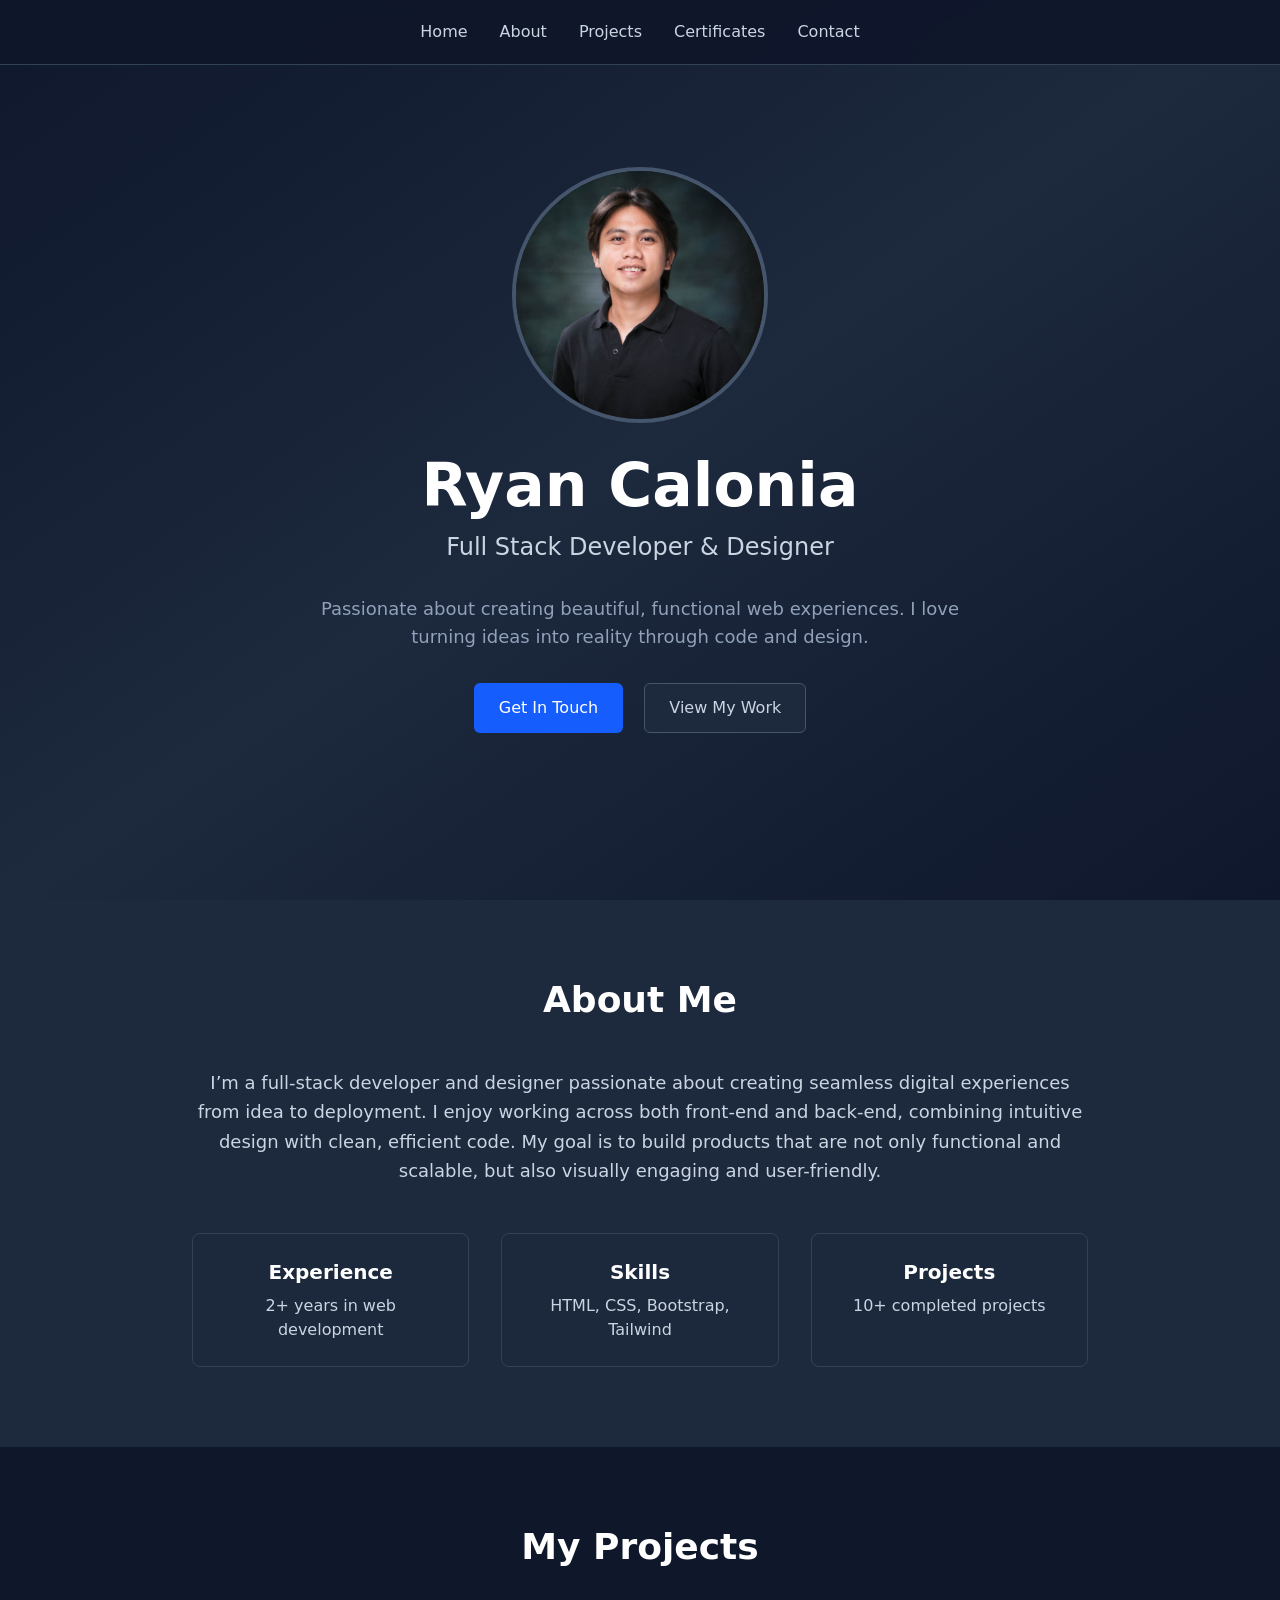
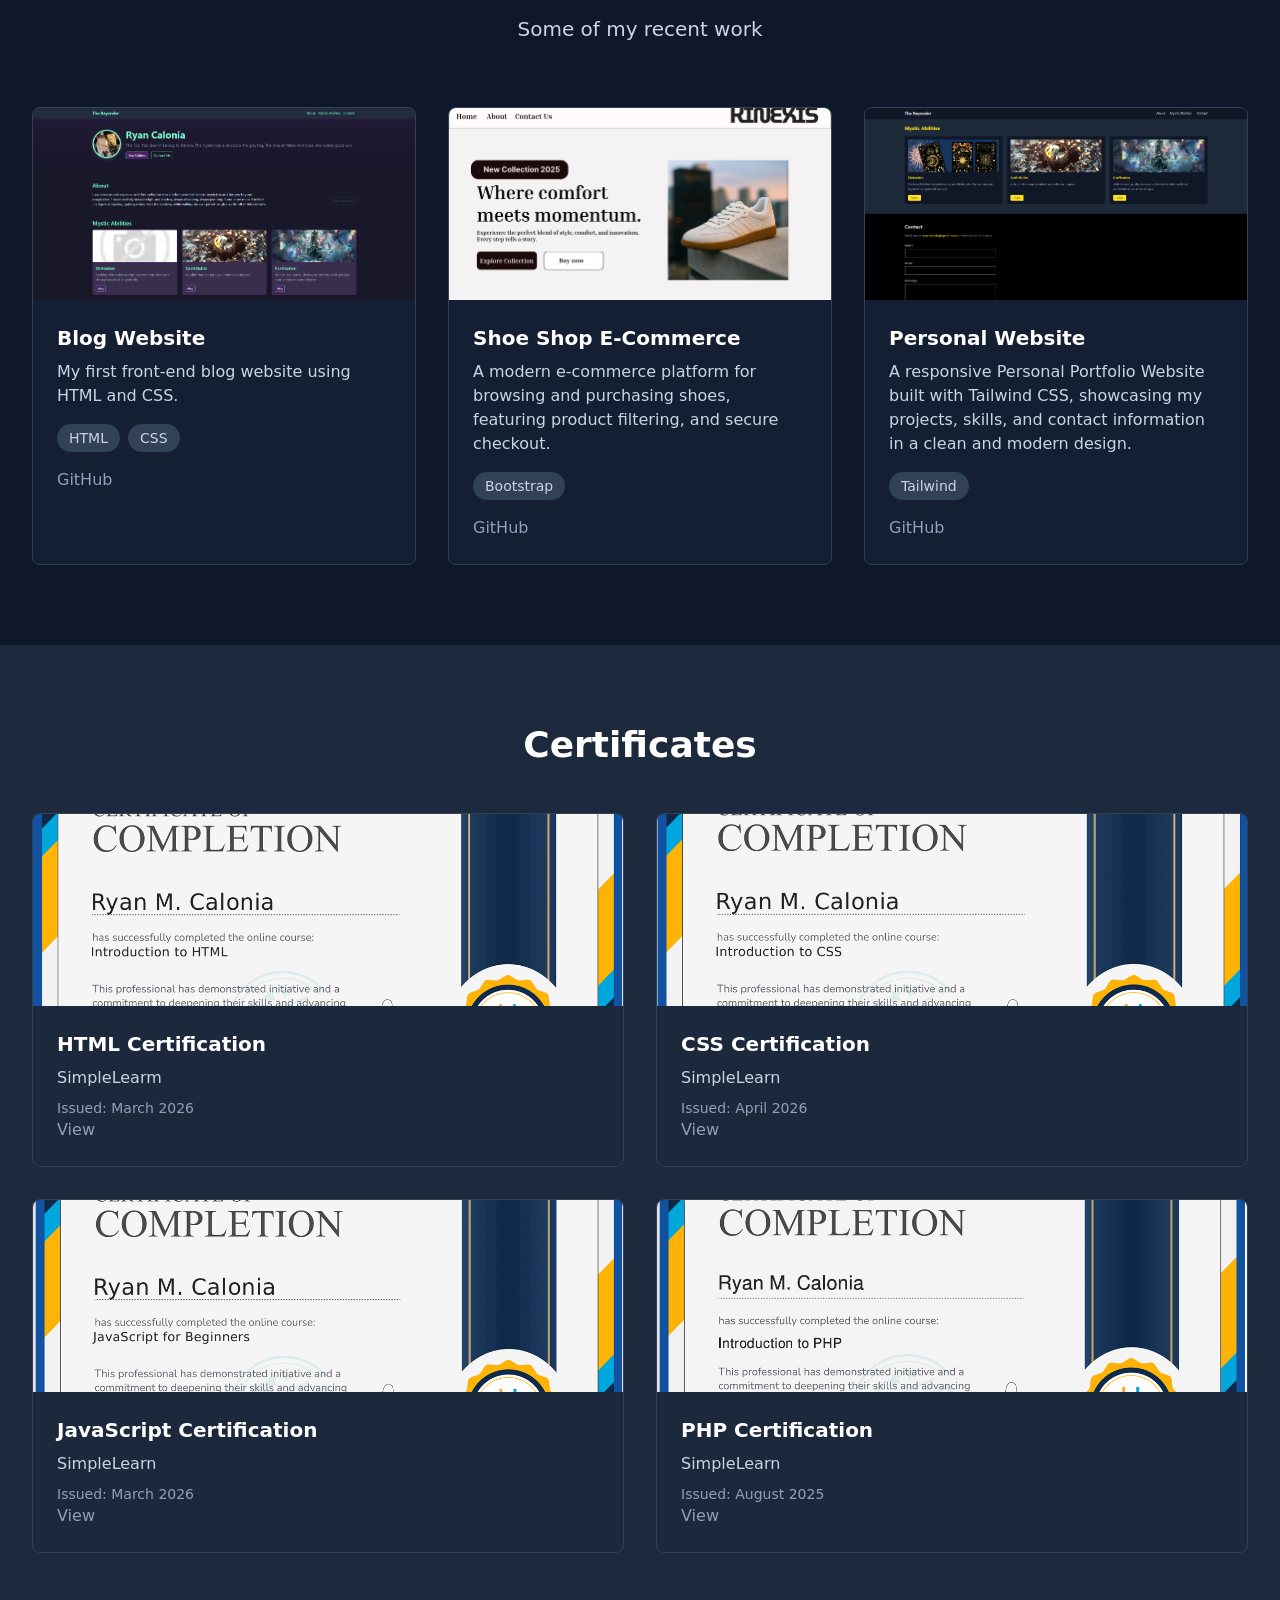
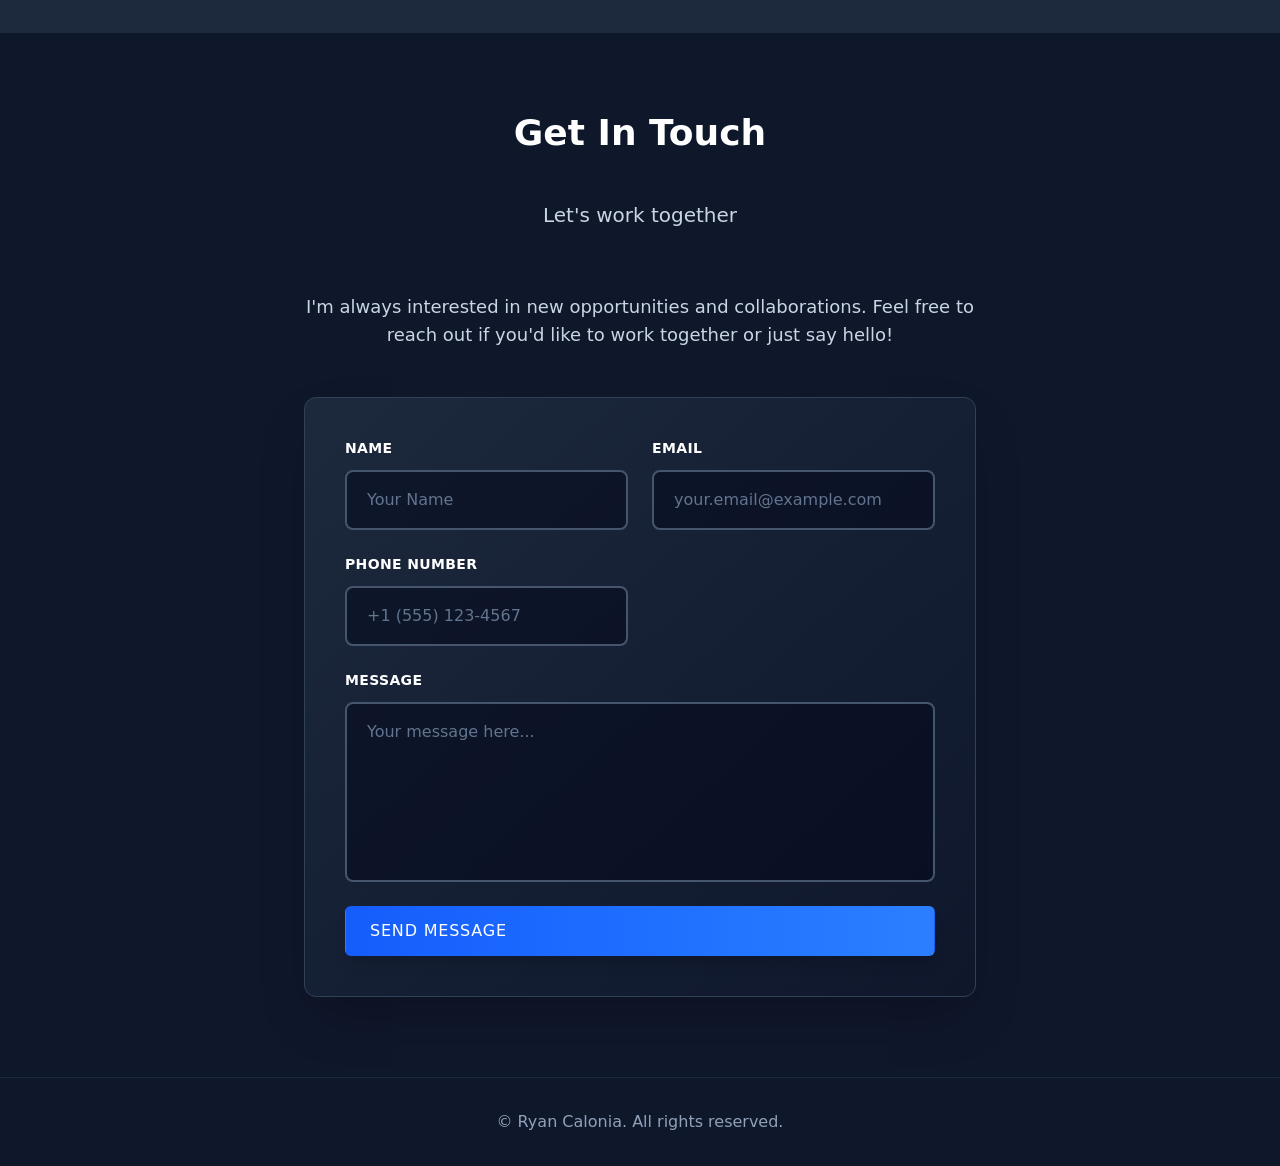
<file: docs/index.html>
<!DOCTYPE html>
<html lang="en" class="dark">
<head>
  <meta charset="UTF-8">
  <meta name="viewport" content="width=device-width, initial-scale=1.0">
  <title>RC Personal Website</title>
  <link href="./output.css" rel="stylesheet">
</head>
<body class="bg-slate-900 text-white">
  <!-- Navigation -->
  <nav class="navbar">
    <div class="nav-container">
      <div class="nav-content">
        <button class="nav-mobile-btn" id="menu-toggle">
          <svg class="w-6 h-6" fill="none" stroke="currentColor" viewBox="0 0 24 24">
            <path stroke-linecap="round" stroke-linejoin="round" stroke-width="2" d="M4 6h16M4 12h16M4 18h16"></path>
          </svg>
        </button>
        <div class="nav-links" id="nav-menu">
          <a href="#home" class="nav-link">Home</a>
          <a href="#about" class="nav-link">About</a>
          <a href="#projects" class="nav-link">Projects</a>
          <a href="#certificates" class="nav-link">Certificates</a>
          <a href="#contact" class="nav-link">Contact</a>
        </div>
      </div>
    </div>
  </nav>

  <!-- Home/Hero Section -->
  <section id="home" class="hero">
    <div class="hero-container">
      <div class="hero-image">
        <img src="./image/R1.jpg" alt="Profile Picture" class="w-full h-full rounded-full object-cover">
      </div>
      <h1 class="hero-title">Ryan Calonia</h1>
      <p class="hero-subtitle">Full Stack Developer & Designer</p>
      <p class="hero-description">
        Passionate about creating beautiful, functional web experiences.
        I love turning ideas into reality through code and design.
      </p>
      <div class="mt-8">
        <a href="#contact" class="btn">Get In Touch</a>
        <a href="#projects" class="btn-secondary ml-4">View My Work</a>
      </div>
    </div>
  </section>

  <!-- About Section -->
  <section id="about" class="section bg-slate-800">
    <div class="section-container">
      <h2 class="section-title">About Me</h2>
      <div class="about-content">
        <p class="about-text">
          I’m a full-stack developer and designer passionate about creating seamless digital experiences 
          from idea to deployment. I enjoy working across both front-end and back-end, combining intuitive 
          design with clean, efficient code. My goal is to build products that are not only functional and scalable, 
          but also visually engaging and user-friendly.
        </p>
        <div class="about-grid">
          <div class="about-card">
            <h3 class="about-card-title">Experience</h3>
            <p class="about-card-text">2+ years in web development</p>
          </div>
          <div class="about-card">
            <h3 class="about-card-title">Skills</h3>
            <p class="about-card-text">HTML, CSS, Bootstrap, Tailwind</p>
          </div>
          <div class="about-card">
            <h3 class="about-card-title">Projects</h3>
            <p class="about-card-text">10+ completed projects</p>
          </div>
        </div>
      </div>
    </div>
  </section>

  <!-- Projects Section -->
  <section id="projects" class="section">
    <div class="section-container">
      <h2 class="section-title">My Projects</h2>
      <p class="section-subtitle">Some of my recent work</p>
      <div class="projects-grid">
        <div class="project-card">
          <div class="project-image">
            <img src="./image/P1.png" alt="Project 1" class="w-full h-full object-cover">
          </div>
          <div class="project-content">
            <h3 class="project-title">Blog Website</h3>
            <p class="project-description">
              My first front-end blog website using HTML and CSS.
            </p>
            <div class="project-tech">
              <span class="tech-tag">HTML</span>
              <span class="tech-tag">CSS</span>
            </div>
            <div class="project-links">
              <a href="https://saintax12.github.io/Blog/" class="project-link">GitHub</a>
            </div>
          </div>
        </div>

        <div class="project-card">
          <div class="project-image">
            <img src="./image/P3.png" alt="Project 3" class="w-full h-full object-cover">
          </div>
          <div class="project-content">
            <h3 class="project-title">Shoe Shop E-Commerce</h3>
            <p class="project-description">
             A modern e-commerce platform for browsing and purchasing shoes, featuring product filtering, and secure checkout.
            </p>
            <div class="project-tech">
              <span class="tech-tag">Bootstrap</span>
            </div>
            <div class="project-links">
              <a href="#" class="project-link">GitHub</a>
            </div>
          </div>
        </div>

        <div class="project-card">
          <div class="project-image">
            <img src="./image/P2.png" alt="Project 2" class="w-full h-full object-cover">
          </div>
          <div class="project-content">
            <h3 class="project-title">Personal Website</h3>
            <p class="project-description">
              A responsive Personal Portfolio Website built with Tailwind CSS, showcasing my projects, skills, and contact information 
              in a clean and modern design.
            </p>
            <div class="project-tech">
              <span class="tech-tag">Tailwind</span>
            </div>
            <div class="project-links">
              <a href="https://saintax12.github.io/TailwindcssAct/" class="project-link">GitHub</a>
            </div>
          </div>
        </div>
      </div>
    </div>
  </section>

  <!-- Certificates Section -->
  <section id="certificates" class="section bg-slate-800">
    <div class="section-container">
      <h2 class="section-title">Certificates</h2>
      <div class="certificates-grid">
        <div class="certificate-card">
          <div class="certificate-image">
            <img src="./image/Cert1.png" alt="HTML Certificate">
          </div>
          <div class="certificate-content">
            <h3 class="certificate-title">HTML Certification</h3>
            <p class="certificate-issuer">SimpleLearm</p>
            <p class="certificate-date">Issued: March 2026</p>
             <div class="project-links">
              <a href="./image/HTMLCert.pdf" class="project-link">View</a>
            </div>
          </div>  
        </div>

        <div class="certificate-card">
          <div class="certificate-image">
            <img src="./image/Cert2.png" alt="CSS Certificate">
          </div>
          <div class="certificate-content">
            <h3 class="certificate-title">CSS Certification</h3>
            <p class="certificate-issuer">SimpleLearn</p>
            <p class="certificate-date">Issued: April 2026</p>
            <div class="project-links">
              <a href="./image/CSSCert.pdf" class="project-link">View</a>
            </div>
          </div>
        </div>

        <div class="certificate-card">
          <div class="certificate-image">
            <img src="./image/Cert3.png" alt="JavaScript Certificate">
          </div>
          <div class="certificate-content">
            <h3 class="certificate-title">JavaScript Certification</h3>
            <p class="certificate-issuer">SimpleLearn</p>
            <p class="certificate-date">Issued: March 2026</p>
            <div class="project-links">
              <a href="./image/JSCert.pdf" class="project-link">View</a>
            </div>
          </div>
        </div>

        <div class="certificate-card">
          <div class="certificate-image">
            <img src="./image/Cert4.png" alt="PHP Certificate">
          </div>
          <div class="certificate-content">
            <h3 class="certificate-title">PHP Certification</h3>
            <p class="certificate-issuer">SimpleLearn</p>
            <p class="certificate-date">Issued: August 2025</p>
             <div class="project-links">
              <a href="./image/PHPCert.pdf" class="project-link">View</a>
            </div>
          </div>
        </div>
      </div>
    </div>
  </section>

  <!-- Contact Section -->
  <section id="contact" class="section">
    <div class="section-container">
      <h2 class="section-title">Get In Touch</h2>
      <p class="section-subtitle">Let's work together</p>
      <div class="contact-content">
        <p class="contact-text">
          I'm always interested in new opportunities and collaborations.
          Feel free to reach out if you'd like to work together or just say hello!
        </p>
        <form class="contact-form">
          <div class="form-row">
            <div class="form-group">
              <label for="name" class="form-label">Name</label>
              <input type="text" id="name" name="name" class="form-input" placeholder="Your Name" required>
            </div>

            <div class="form-group">
              <label for="email" class="form-label">Email</label>
              <input type="email" id="email" name="email" class="form-input" placeholder="your.email@example.com" required>
            </div>
          </div>

          <div class="form-row">
            <div class="form-group">
              <label for="phone" class="form-label">Phone Number</label>
              <input type="tel" id="phone" name="phone" class="form-input" placeholder="+1 (555) 123-4567">
            </div>
          </div>

          <div class="form-group">
            <label for="message" class="form-label">Message</label>
            <textarea id="message" name="message" class="form-input form-textarea" placeholder="Your message here..." rows="6" required></textarea>
          </div>

          <button type="submit" class="btn btn-submit">Send Message</button>
        </form>
      </div>
    </div>
  </section>

  <!-- Footer -->
  <footer class="footer">
    <div class="footer-container">
      <p class="footer-text">© Ryan Calonia. All rights reserved.</p>
    </div>
  </footer>

  <script>
    // Mobile menu toggle
    const menuToggle = document.getElementById('menu-toggle');
    const navMenu = document.getElementById('nav-menu');

    menuToggle.addEventListener('click', function() {
      navMenu.classList.toggle('active');
    });

    // Close menu when a link is clicked
    document.querySelectorAll('.nav-link').forEach(link => {
      link.addEventListener('click', function() {
        navMenu.classList.remove('active');
      });
    });

    // Smooth scrolling for navigation links
    document.querySelectorAll('a[href^="#"]').forEach(anchor => {
      anchor.addEventListener('click', function (e) {
        e.preventDefault();
        const target = document.querySelector(this.getAttribute('href'));
        if (target) {
          target.scrollIntoView({
            behavior: 'smooth',
            block: 'start'
          });
        }
      });
    });
  </script>
</body>
</html>
</file>
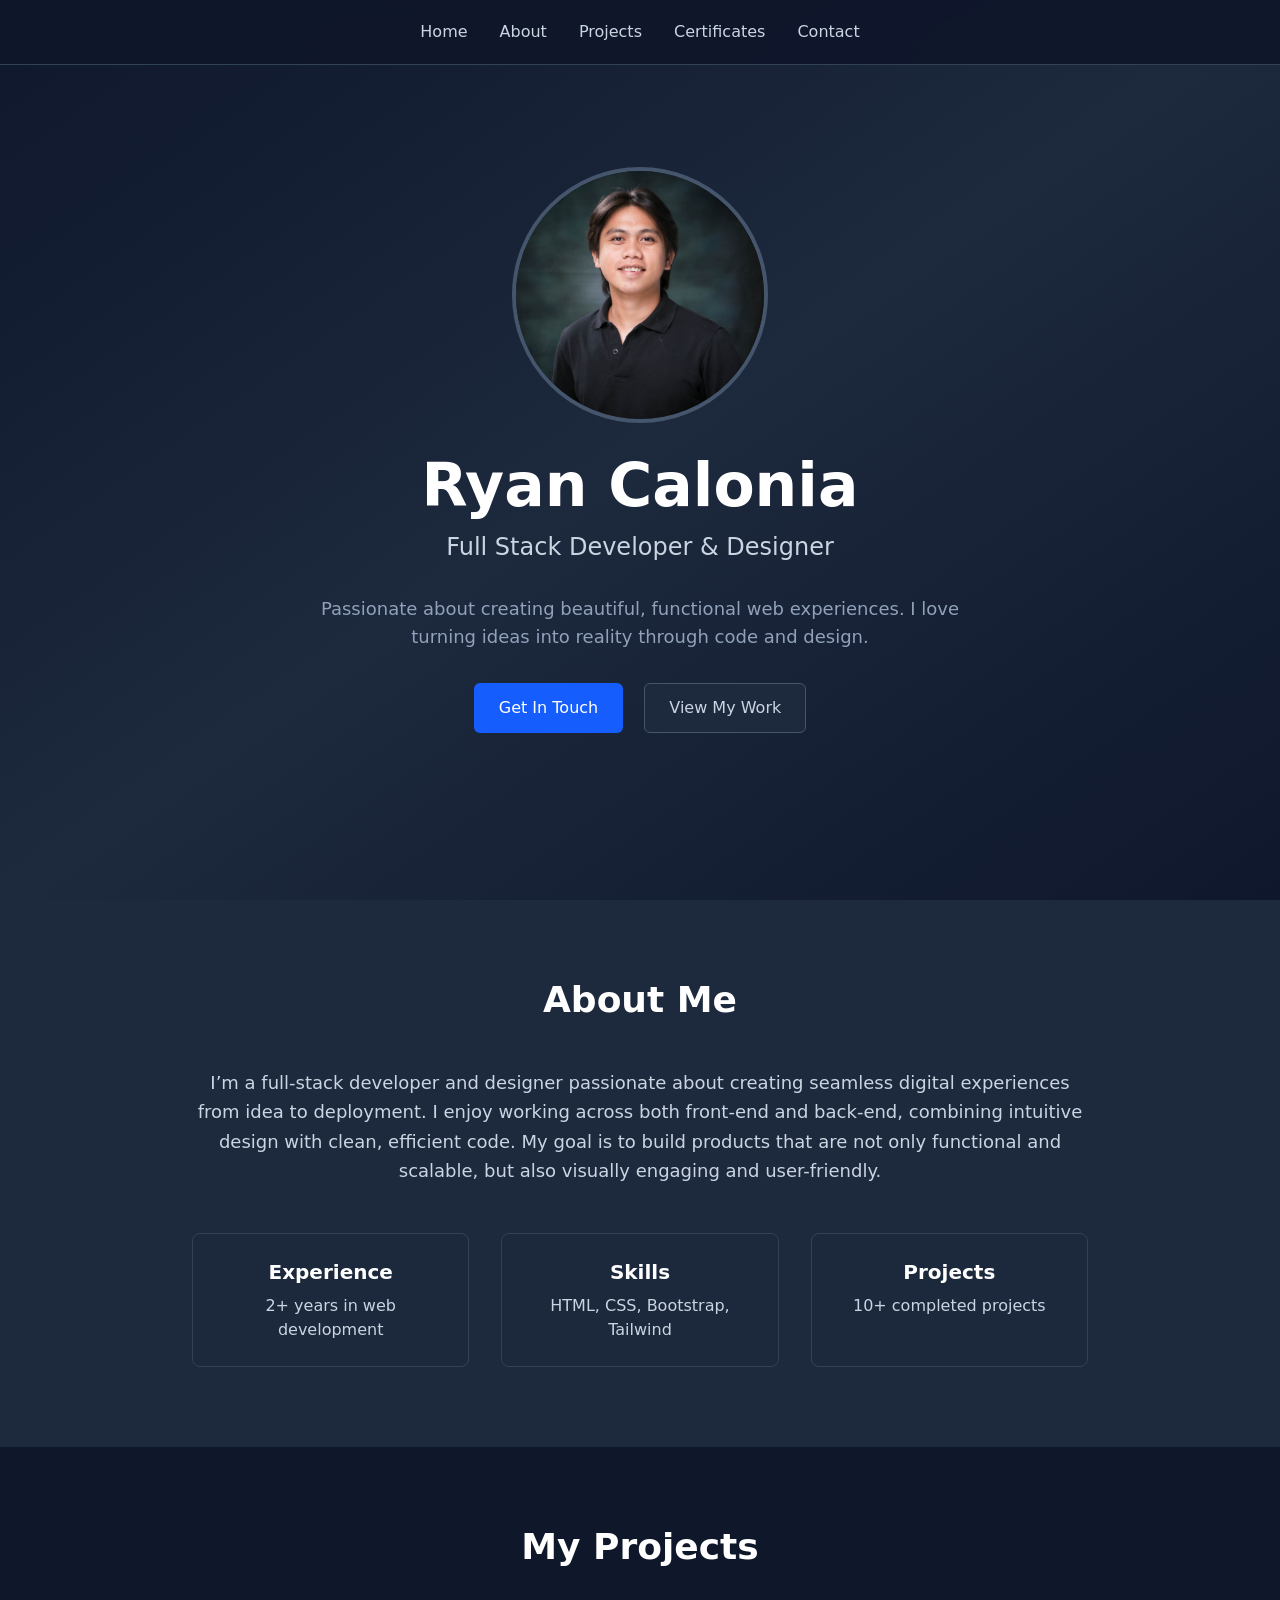
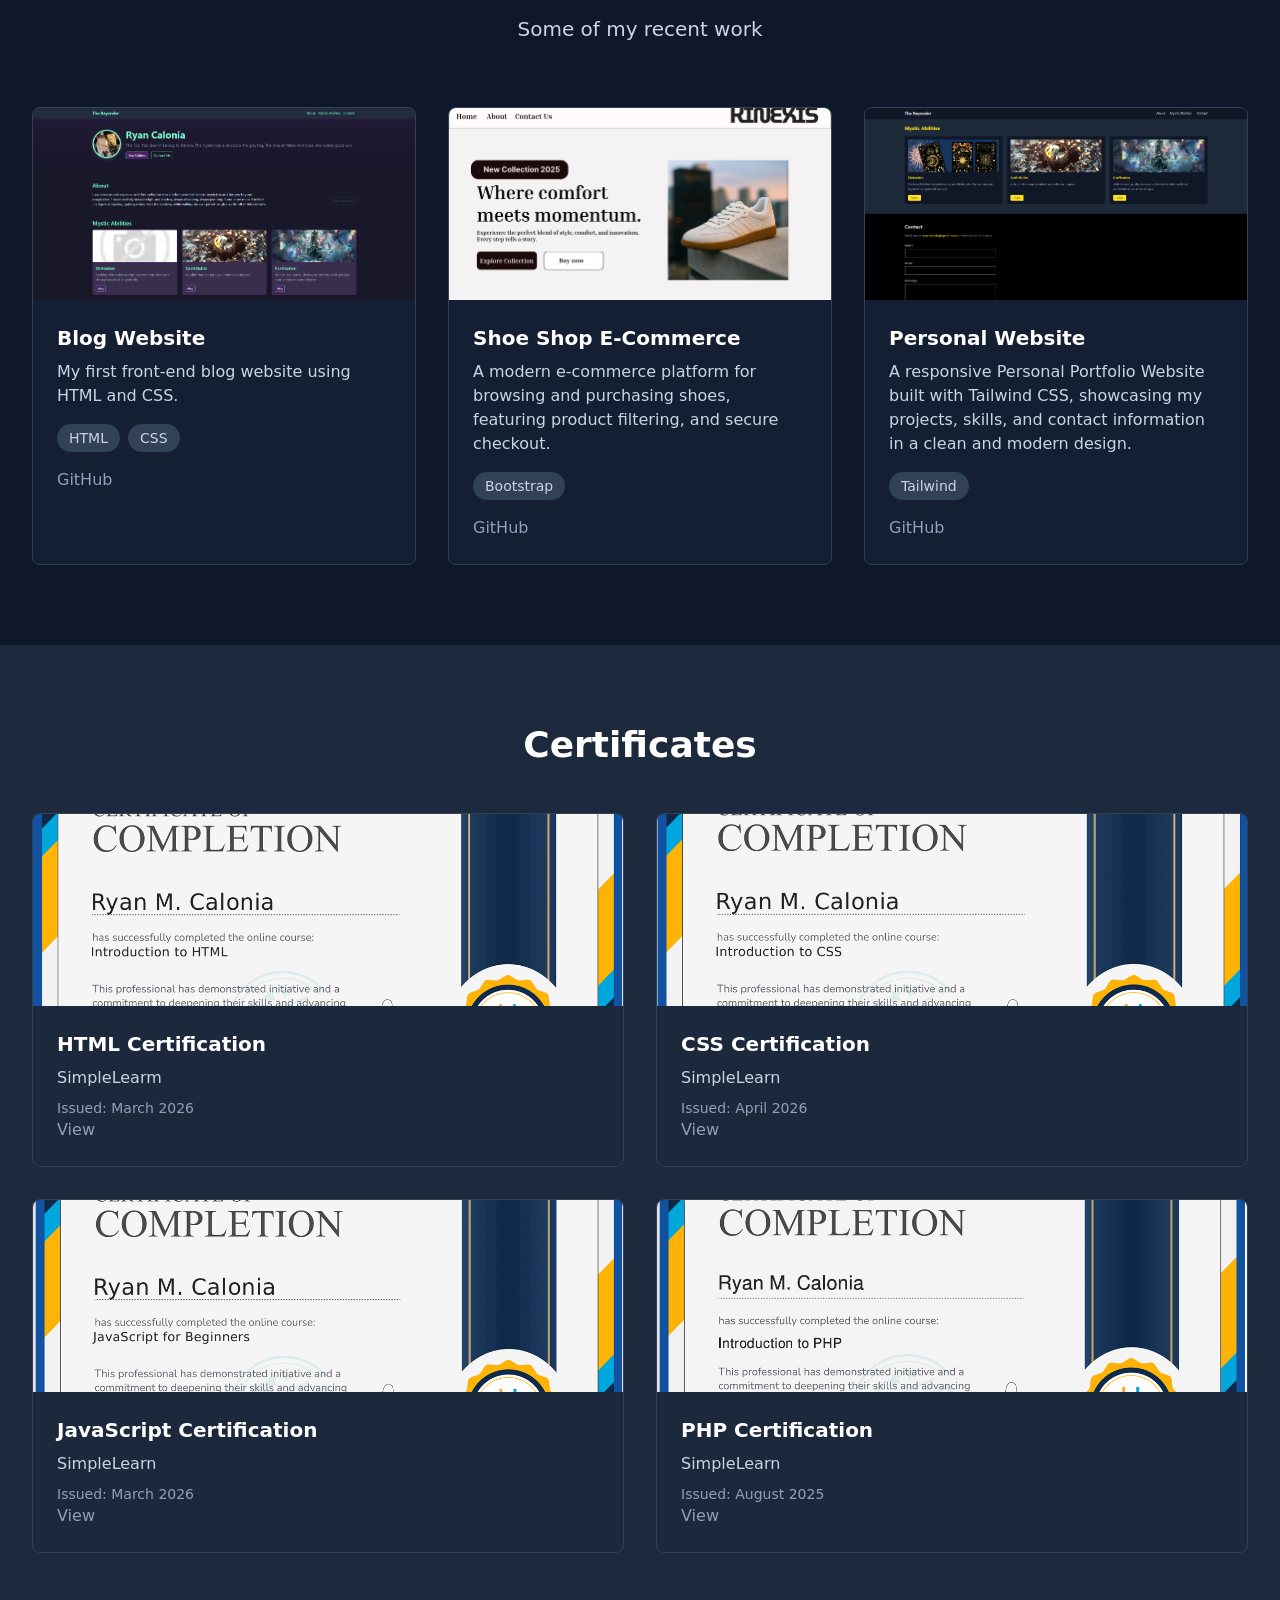
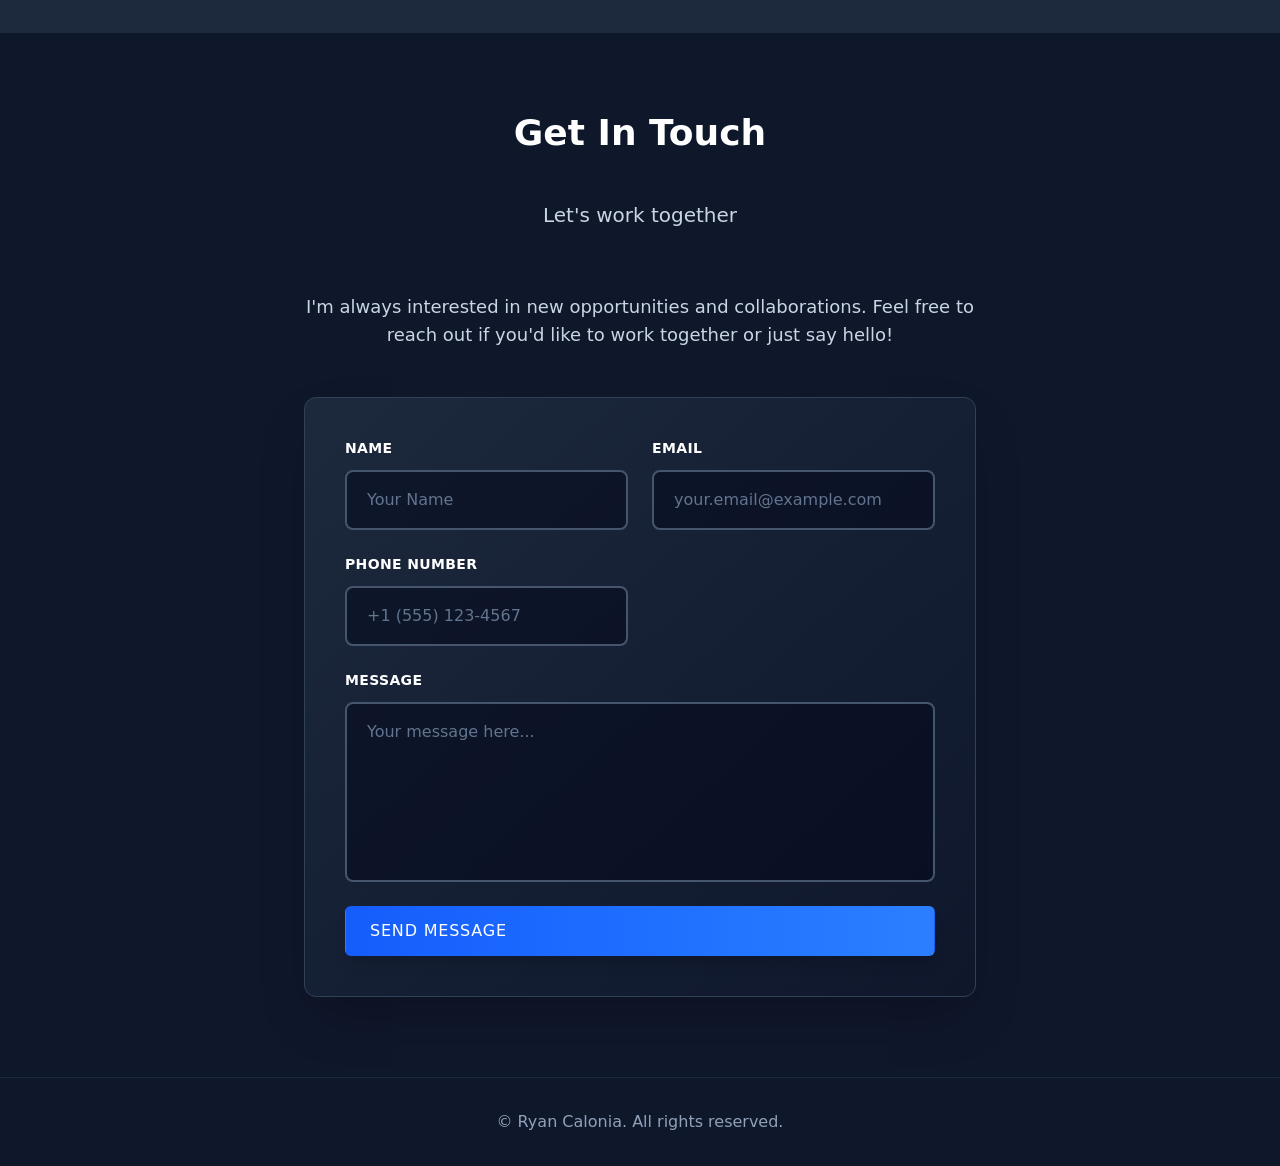
<file: src/index.html>
<!DOCTYPE html>
<html lang="en" class="dark">
<head>
  <meta charset="UTF-8">
  <meta name="viewport" content="width=device-width, initial-scale=1.0">
  <title>RC Personal Website</title>
  <link href="./output.css" rel="stylesheet">
</head>
<body class="bg-slate-900 text-white">
  <!-- Navigation -->
  <nav class="navbar">
    <div class="nav-container">
      <div class="nav-content">
        <button class="nav-mobile-btn" id="menu-toggle">
          <svg class="w-6 h-6" fill="none" stroke="currentColor" viewBox="0 0 24 24">
            <path stroke-linecap="round" stroke-linejoin="round" stroke-width="2" d="M4 6h16M4 12h16M4 18h16"></path>
          </svg>
        </button>
        <div class="nav-links" id="nav-menu">
          <a href="#home" class="nav-link">Home</a>
          <a href="#about" class="nav-link">About</a>
          <a href="#projects" class="nav-link">Projects</a>
          <a href="#certificates" class="nav-link">Certificates</a>
          <a href="#contact" class="nav-link">Contact</a>
        </div>
      </div>
    </div>
  </nav>

  <!-- Home/Hero Section -->
  <section id="home" class="hero">
    <div class="hero-container">
      <div class="hero-image">
        <img src="/image/R1.jpg" alt="Profile Picture" class="w-full h-full rounded-full object-cover">
      </div>
      <h1 class="hero-title">Ryan Calonia</h1>
      <p class="hero-subtitle">Full Stack Developer & Designer</p>
      <p class="hero-description">
        Passionate about creating beautiful, functional web experiences.
        I love turning ideas into reality through code and design.
      </p>
      <div class="mt-8">
        <a href="#contact" class="btn">Get In Touch</a>
        <a href="#projects" class="btn-secondary ml-4">View My Work</a>
      </div>
    </div>
  </section>

  <!-- About Section -->
  <section id="about" class="section bg-slate-800">
    <div class="section-container">
      <h2 class="section-title">About Me</h2>
      <div class="about-content">
        <p class="about-text">
          I’m a full-stack developer and designer passionate about creating seamless digital experiences 
          from idea to deployment. I enjoy working across both front-end and back-end, combining intuitive 
          design with clean, efficient code. My goal is to build products that are not only functional and scalable, 
          but also visually engaging and user-friendly.
        </p>
        <div class="about-grid">
          <div class="about-card">
            <h3 class="about-card-title">Experience</h3>
            <p class="about-card-text">2+ years in web development</p>
          </div>
          <div class="about-card">
            <h3 class="about-card-title">Skills</h3>
            <p class="about-card-text">HTML, CSS, Bootstrap, Tailwind</p>
          </div>
          <div class="about-card">
            <h3 class="about-card-title">Projects</h3>
            <p class="about-card-text">10+ completed projects</p>
          </div>
        </div>
      </div>
    </div>
  </section>

  <!-- Projects Section -->
  <section id="projects" class="section">
    <div class="section-container">
      <h2 class="section-title">My Projects</h2>
      <p class="section-subtitle">Some of my recent work</p>
      <div class="projects-grid">
        <div class="project-card">
          <div class="project-image">
            <img src="/image/P1.png" alt="Project 1" class="w-full h-full object-cover">
          </div>
          <div class="project-content">
            <h3 class="project-title">Blog Website</h3>
            <p class="project-description">
              My first front-end blog website using HTML and CSS.
            </p>
            <div class="project-tech">
              <span class="tech-tag">HTML</span>
              <span class="tech-tag">CSS</span>
            </div>
            <div class="project-links">
              <a href="https://saintax12.github.io/Blog/" class="project-link">GitHub</a>
            </div>
          </div>
        </div>

        <div class="project-card">
          <div class="project-image">
            <img src="/image/P3.png" alt="Project 3" class="w-full h-full object-cover">
          </div>
          <div class="project-content">
            <h3 class="project-title">Shoe Shop E-Commerce</h3>
            <p class="project-description">
             A modern e-commerce platform for browsing and purchasing shoes, featuring product filtering, and secure checkout.
            </p>
            <div class="project-tech">
              <span class="tech-tag">Bootstrap</span>
            </div>
            <div class="project-links">
              <a href="#" class="project-link">GitHub</a>
            </div>
          </div>
        </div>

        <div class="project-card">
          <div class="project-image">
            <img src="/image/P2.png" alt="Project 2" class="w-full h-full object-cover">
          </div>
          <div class="project-content">
            <h3 class="project-title">Personal Website</h3>
            <p class="project-description">
              A responsive Personal Portfolio Website built with Tailwind CSS, showcasing my projects, skills, and contact information 
              in a clean and modern design.
            </p>
            <div class="project-tech">
              <span class="tech-tag">Tailwind</span>
            </div>
            <div class="project-links">
              <a href="https://saintax12.github.io/TailwindcssAct/" class="project-link">GitHub</a>
            </div>
          </div>
        </div>
      </div>
    </div>
  </section>

  <!-- Certificates Section -->
  <section id="certificates" class="section bg-slate-800">
    <div class="section-container">
      <h2 class="section-title">Certificates</h2>
      <div class="certificates-grid">
        <div class="certificate-card">
          <div class="certificate-image">
            <img src="/image/Cert1.png" alt="HTML Certificate">
          </div>
          <div class="certificate-content">
            <h3 class="certificate-title">HTML Certification</h3>
            <p class="certificate-issuer">SimpleLearm</p>
            <p class="certificate-date">Issued: March 2026</p>
             <div class="project-links">
              <a href="/image/HTMLCert.pdf" class="project-link">View</a>
            </div>
          </div>  
        </div>

        <div class="certificate-card">
          <div class="certificate-image">
            <img src="/image/Cert2.png" alt="CSS Certificate">
          </div>
          <div class="certificate-content">
            <h3 class="certificate-title">CSS Certification</h3>
            <p class="certificate-issuer">SimpleLearn</p>
            <p class="certificate-date">Issued: April 2026</p>
            <div class="project-links">
              <a href="/image/CSSCert.pdf" class="project-link">View</a>
            </div>
          </div>
        </div>

        <div class="certificate-card">
          <div class="certificate-image">
            <img src="/image/Cert3.png" alt="JavaScript Certificate">
          </div>
          <div class="certificate-content">
            <h3 class="certificate-title">JavaScript Certification</h3>
            <p class="certificate-issuer">SimpleLearn</p>
            <p class="certificate-date">Issued: March 2026</p>
            <div class="project-links">
              <a href="/image/JSCert.pdf" class="project-link">View</a>
            </div>
          </div>
        </div>

        <div class="certificate-card">
          <div class="certificate-image">
            <img src="/image/Cert4.png" alt="PHP Certificate">
          </div>
          <div class="certificate-content">
            <h3 class="certificate-title">PHP Certification</h3>
            <p class="certificate-issuer">SimpleLearn</p>
            <p class="certificate-date">Issued: August 2025</p>
             <div class="project-links">
              <a href="/image/PHPCert.pdf" class="project-link">View</a>
            </div>
          </div>
        </div>
      </div>
    </div>
  </section>

  <!-- Contact Section -->
  <section id="contact" class="section">
    <div class="section-container">
      <h2 class="section-title">Get In Touch</h2>
      <p class="section-subtitle">Let's work together</p>
      <div class="contact-content">
        <p class="contact-text">
          I'm always interested in new opportunities and collaborations.
          Feel free to reach out if you'd like to work together or just say hello!
        </p>
        <form class="contact-form">
          <div class="form-row">
            <div class="form-group">
              <label for="name" class="form-label">Name</label>
              <input type="text" id="name" name="name" class="form-input" placeholder="Your Name" required>
            </div>

            <div class="form-group">
              <label for="email" class="form-label">Email</label>
              <input type="email" id="email" name="email" class="form-input" placeholder="your.email@example.com" required>
            </div>
          </div>

          <div class="form-row">
            <div class="form-group">
              <label for="phone" class="form-label">Phone Number</label>
              <input type="tel" id="phone" name="phone" class="form-input" placeholder="+1 (555) 123-4567">
            </div>
          </div>

          <div class="form-group">
            <label for="message" class="form-label">Message</label>
            <textarea id="message" name="message" class="form-input form-textarea" placeholder="Your message here..." rows="6" required></textarea>
          </div>

          <button type="submit" class="btn btn-submit">Send Message</button>
        </form>
      </div>
    </div>
  </section>

  <!-- Footer -->
  <footer class="footer">
    <div class="footer-container">
      <p class="footer-text">© Ryan Calonia. All rights reserved.</p>
    </div>
  </footer>

  <script>
    // Mobile menu toggle
    const menuToggle = document.getElementById('menu-toggle');
    const navMenu = document.getElementById('nav-menu');

    menuToggle.addEventListener('click', function() {
      navMenu.classList.toggle('active');
    });

    // Close menu when a link is clicked
    document.querySelectorAll('.nav-link').forEach(link => {
      link.addEventListener('click', function() {
        navMenu.classList.remove('active');
      });
    });

    // Smooth scrolling for navigation links
    document.querySelectorAll('a[href^="#"]').forEach(anchor => {
      anchor.addEventListener('click', function (e) {
        e.preventDefault();
        const target = document.querySelector(this.getAttribute('href'));
        if (target) {
          target.scrollIntoView({
            behavior: 'smooth',
            block: 'start'
          });
        }
      });
    });
  </script>
</body>
</html>
</file>
<file: docs/output.css>
/*! tailwindcss v4.2.2 | MIT License | https://tailwindcss.com */
@layer properties;
@layer theme, base, components, utilities;
@layer theme {
  :root, :host {
    --font-sans: ui-sans-serif, system-ui, sans-serif, "Apple Color Emoji",
      "Segoe UI Emoji", "Segoe UI Symbol", "Noto Color Emoji";
    --font-mono: ui-monospace, SFMono-Regular, Menlo, Monaco, Consolas, "Liberation Mono",
      "Courier New", monospace;
    --color-blue-500: oklch(62.3% 0.214 259.815);
    --color-blue-600: oklch(54.6% 0.245 262.881);
    --color-blue-700: oklch(48.8% 0.243 264.376);
    --color-slate-300: oklch(86.9% 0.022 252.894);
    --color-slate-400: oklch(70.4% 0.04 256.788);
    --color-slate-500: oklch(55.4% 0.046 257.417);
    --color-slate-600: oklch(44.6% 0.043 257.281);
    --color-slate-700: oklch(37.2% 0.044 257.287);
    --color-slate-800: oklch(27.9% 0.041 260.031);
    --color-slate-900: oklch(20.8% 0.042 265.755);
    --color-slate-950: oklch(12.9% 0.042 264.695);
    --color-gray-400: oklch(70.7% 0.022 261.325);
    --color-neutral-800: oklch(26.9% 0 0);
    --color-neutral-900: oklch(20.5% 0 0);
    --color-black: #000;
    --color-white: #fff;
    --spacing: 0.25rem;
    --container-2xl: 42rem;
    --container-3xl: 48rem;
    --container-4xl: 56rem;
    --container-7xl: 80rem;
    --text-sm: 0.875rem;
    --text-sm--line-height: calc(1.25 / 0.875);
    --text-base: 1rem;
    --text-base--line-height: calc(1.5 / 1);
    --text-lg: 1.125rem;
    --text-lg--line-height: calc(1.75 / 1.125);
    --text-xl: 1.25rem;
    --text-xl--line-height: calc(1.75 / 1.25);
    --text-2xl: 1.5rem;
    --text-2xl--line-height: calc(2 / 1.5);
    --text-3xl: 1.875rem;
    --text-3xl--line-height: calc(2.25 / 1.875);
    --text-4xl: 2.25rem;
    --text-4xl--line-height: calc(2.5 / 2.25);
    --text-5xl: 3rem;
    --text-5xl--line-height: 1;
    --text-6xl: 3.75rem;
    --text-6xl--line-height: 1;
    --font-weight-medium: 500;
    --font-weight-semibold: 600;
    --font-weight-bold: 700;
    --tracking-wide: 0.025em;
    --tracking-wider: 0.05em;
    --leading-relaxed: 1.625;
    --radius-md: 0.375rem;
    --radius-lg: 0.5rem;
    --radius-xl: 0.75rem;
    --radius-2xl: 1rem;
    --drop-shadow-xl: 0 9px 7px rgb(0 0 0 / 0.1);
    --ease-out: cubic-bezier(0, 0, 0.2, 1);
    --blur-sm: 8px;
    --default-transition-duration: 150ms;
    --default-transition-timing-function: cubic-bezier(0.4, 0, 0.2, 1);
    --default-font-family: var(--font-sans);
    --default-mono-font-family: var(--font-mono);
  }
}
@layer base {
  *, ::after, ::before, ::backdrop, ::file-selector-button {
    box-sizing: border-box;
    margin: 0;
    padding: 0;
    border: 0 solid;
  }
  html, :host {
    line-height: 1.5;
    -webkit-text-size-adjust: 100%;
    tab-size: 4;
    font-family: var(--default-font-family, ui-sans-serif, system-ui, sans-serif, "Apple Color Emoji", "Segoe UI Emoji", "Segoe UI Symbol", "Noto Color Emoji");
    font-feature-settings: var(--default-font-feature-settings, normal);
    font-variation-settings: var(--default-font-variation-settings, normal);
    -webkit-tap-highlight-color: transparent;
  }
  hr {
    height: 0;
    color: inherit;
    border-top-width: 1px;
  }
  abbr:where([title]) {
    -webkit-text-decoration: underline dotted;
    text-decoration: underline dotted;
  }
  h1, h2, h3, h4, h5, h6 {
    font-size: inherit;
    font-weight: inherit;
  }
  a {
    color: inherit;
    -webkit-text-decoration: inherit;
    text-decoration: inherit;
  }
  b, strong {
    font-weight: bolder;
  }
  code, kbd, samp, pre {
    font-family: var(--default-mono-font-family, ui-monospace, SFMono-Regular, Menlo, Monaco, Consolas, "Liberation Mono", "Courier New", monospace);
    font-feature-settings: var(--default-mono-font-feature-settings, normal);
    font-variation-settings: var(--default-mono-font-variation-settings, normal);
    font-size: 1em;
  }
  small {
    font-size: 80%;
  }
  sub, sup {
    font-size: 75%;
    line-height: 0;
    position: relative;
    vertical-align: baseline;
  }
  sub {
    bottom: -0.25em;
  }
  sup {
    top: -0.5em;
  }
  table {
    text-indent: 0;
    border-color: inherit;
    border-collapse: collapse;
  }
  :-moz-focusring {
    outline: auto;
  }
  progress {
    vertical-align: baseline;
  }
  summary {
    display: list-item;
  }
  ol, ul, menu {
    list-style: none;
  }
  img, svg, video, canvas, audio, iframe, embed, object {
    display: block;
    vertical-align: middle;
  }
  img, video {
    max-width: 100%;
    height: auto;
  }
  button, input, select, optgroup, textarea, ::file-selector-button {
    font: inherit;
    font-feature-settings: inherit;
    font-variation-settings: inherit;
    letter-spacing: inherit;
    color: inherit;
    border-radius: 0;
    background-color: transparent;
    opacity: 1;
  }
  :where(select:is([multiple], [size])) optgroup {
    font-weight: bolder;
  }
  :where(select:is([multiple], [size])) optgroup option {
    padding-inline-start: 20px;
  }
  ::file-selector-button {
    margin-inline-end: 4px;
  }
  ::placeholder {
    opacity: 1;
  }
  @supports (not (-webkit-appearance: -apple-pay-button))  or (contain-intrinsic-size: 1px) {
    ::placeholder {
      color: currentcolor;
      @supports (color: color-mix(in lab, red, red)) {
        color: color-mix(in oklab, currentcolor 50%, transparent);
      }
    }
  }
  textarea {
    resize: vertical;
  }
  ::-webkit-search-decoration {
    -webkit-appearance: none;
  }
  ::-webkit-date-and-time-value {
    min-height: 1lh;
    text-align: inherit;
  }
  ::-webkit-datetime-edit {
    display: inline-flex;
  }
  ::-webkit-datetime-edit-fields-wrapper {
    padding: 0;
  }
  ::-webkit-datetime-edit, ::-webkit-datetime-edit-year-field, ::-webkit-datetime-edit-month-field, ::-webkit-datetime-edit-day-field, ::-webkit-datetime-edit-hour-field, ::-webkit-datetime-edit-minute-field, ::-webkit-datetime-edit-second-field, ::-webkit-datetime-edit-millisecond-field, ::-webkit-datetime-edit-meridiem-field {
    padding-block: 0;
  }
  ::-webkit-calendar-picker-indicator {
    line-height: 1;
  }
  :-moz-ui-invalid {
    box-shadow: none;
  }
  button, input:where([type="button"], [type="reset"], [type="submit"]), ::file-selector-button {
    appearance: button;
  }
  ::-webkit-inner-spin-button, ::-webkit-outer-spin-button {
    height: auto;
  }
  [hidden]:where(:not([hidden="until-found"])) {
    display: none !important;
  }
}
@layer utilities {
  .start {
    inset-inline-start: var(--spacing);
  }
  .mt-8 {
    margin-top: calc(var(--spacing) * 8);
  }
  .ml-4 {
    margin-left: calc(var(--spacing) * 4);
  }
  .block {
    display: block;
  }
  .h-6 {
    height: calc(var(--spacing) * 6);
  }
  .h-full {
    height: 100%;
  }
  .w-6 {
    width: calc(var(--spacing) * 6);
  }
  .w-full {
    width: 100%;
  }
  .rounded-full {
    border-radius: calc(infinity * 1px);
  }
  .bg-slate-800 {
    background-color: var(--color-slate-800);
  }
  .bg-slate-900 {
    background-color: var(--color-slate-900);
  }
  .object-cover {
    object-fit: cover;
  }
  .text-white {
    color: var(--color-white);
  }
}
@layer components {
  .navbar {
    position: fixed;
    top: calc(var(--spacing) * 0);
    right: calc(var(--spacing) * 0);
    left: calc(var(--spacing) * 0);
    z-index: 50;
    border-bottom-style: var(--tw-border-style);
    border-bottom-width: 1px;
    border-color: var(--color-slate-700);
    background-color: color-mix(in srgb, oklch(20.8% 0.042 265.755) 95%, transparent);
    @supports (color: color-mix(in lab, red, red)) {
      background-color: color-mix(in oklab, var(--color-slate-900) 95%, transparent);
    }
    --tw-backdrop-blur: blur(var(--blur-sm));
    -webkit-backdrop-filter: var(--tw-backdrop-blur,) var(--tw-backdrop-brightness,) var(--tw-backdrop-contrast,) var(--tw-backdrop-grayscale,) var(--tw-backdrop-hue-rotate,) var(--tw-backdrop-invert,) var(--tw-backdrop-opacity,) var(--tw-backdrop-saturate,) var(--tw-backdrop-sepia,);
    backdrop-filter: var(--tw-backdrop-blur,) var(--tw-backdrop-brightness,) var(--tw-backdrop-contrast,) var(--tw-backdrop-grayscale,) var(--tw-backdrop-hue-rotate,) var(--tw-backdrop-invert,) var(--tw-backdrop-opacity,) var(--tw-backdrop-saturate,) var(--tw-backdrop-sepia,);
  }
  .nav-container {
    margin-inline: auto;
    max-width: var(--container-7xl);
    padding-inline: calc(var(--spacing) * 4);
    @media (width >= 40rem) {
      padding-inline: calc(var(--spacing) * 6);
    }
    @media (width >= 64rem) {
      padding-inline: calc(var(--spacing) * 8);
    }
  }
  .nav-content {
    display: flex;
    height: calc(var(--spacing) * 16);
    align-items: center;
    justify-content: space-between;
    @media (width >= 48rem) {
      justify-content: center;
    }
  }
  .nav-links {
    display: none;
    :where(& > :not(:last-child)) {
      --tw-space-x-reverse: 0;
      margin-inline-start: calc(calc(var(--spacing) * 8) * var(--tw-space-x-reverse));
      margin-inline-end: calc(calc(var(--spacing) * 8) * calc(1 - var(--tw-space-x-reverse)));
    }
    @media (width >= 48rem) {
      display: flex;
    }
  }
  .nav-links.active {
    position: fixed;
    top: calc(var(--spacing) * 16);
    right: calc(var(--spacing) * 0);
    left: calc(var(--spacing) * 0);
    display: flex;
    flex-direction: column;
    :where(& > :not(:last-child)) {
      --tw-space-y-reverse: 0;
      margin-block-start: calc(calc(var(--spacing) * 4) * var(--tw-space-y-reverse));
      margin-block-end: calc(calc(var(--spacing) * 4) * calc(1 - var(--tw-space-y-reverse)));
    }
    border-bottom-style: var(--tw-border-style);
    border-bottom-width: 1px;
    border-color: var(--color-slate-700);
    background-color: var(--color-slate-900);
    padding: calc(var(--spacing) * 4);
  }
  .nav-link {
    color: var(--color-slate-300);
    transition-property: color, background-color, border-color, outline-color, text-decoration-color, fill, stroke, --tw-gradient-from, --tw-gradient-via, --tw-gradient-to;
    transition-timing-function: var(--tw-ease, var(--default-transition-timing-function));
    transition-duration: var(--tw-duration, var(--default-transition-duration));
    --tw-duration: 200ms;
    transition-duration: 200ms;
    &:hover {
      @media (hover: hover) {
        color: var(--color-white);
      }
    }
  }
  .nav-mobile-btn {
    display: flex;
    align-items: center;
    justify-content: center;
    color: var(--color-slate-300);
    &:hover {
      @media (hover: hover) {
        color: var(--color-white);
      }
    }
    @media (width >= 48rem) {
      display: none;
    }
  }
  .nav-mobile-btn svg {
    height: calc(var(--spacing) * 6);
    width: calc(var(--spacing) * 6);
  }
  .hero {
    display: flex;
    min-height: 100vh;
    align-items: center;
    justify-content: center;
    --tw-gradient-position: to bottom right in oklab;
    background-image: linear-gradient(var(--tw-gradient-stops));
    --tw-gradient-from: var(--color-slate-900);
    --tw-gradient-via: var(--color-slate-800);
    --tw-gradient-via-stops: var(--tw-gradient-position), var(--tw-gradient-from) var(--tw-gradient-from-position), var(--tw-gradient-via) var(--tw-gradient-via-position), var(--tw-gradient-to) var(--tw-gradient-to-position);
    --tw-gradient-stops: var(--tw-gradient-via-stops);
    --tw-gradient-to: var(--color-slate-900);
    --tw-gradient-stops: var(--tw-gradient-via-stops, var(--tw-gradient-position), var(--tw-gradient-from) var(--tw-gradient-from-position), var(--tw-gradient-to) var(--tw-gradient-to-position));
  }
  .hero-container {
    margin-inline: auto;
    max-width: var(--container-4xl);
    padding-inline: calc(var(--spacing) * 4);
    text-align: center;
    @media (width >= 40rem) {
      padding-inline: calc(var(--spacing) * 6);
    }
    @media (width >= 64rem) {
      padding-inline: calc(var(--spacing) * 8);
    }
  }
  .hero-image {
    margin-inline: auto;
    margin-bottom: calc(var(--spacing) * 8);
    height: calc(var(--spacing) * 64);
    width: calc(var(--spacing) * 64);
    border-radius: calc(infinity * 1px);
    border-style: var(--tw-border-style);
    border-width: 4px;
    border-color: var(--color-slate-600);
  }
  .hero-title {
    margin-bottom: calc(var(--spacing) * 4);
    font-size: var(--text-4xl);
    line-height: var(--tw-leading, var(--text-4xl--line-height));
    --tw-font-weight: var(--font-weight-bold);
    font-weight: var(--font-weight-bold);
    color: var(--color-white);
    @media (width >= 40rem) {
      font-size: var(--text-5xl);
      line-height: var(--tw-leading, var(--text-5xl--line-height));
    }
    @media (width >= 64rem) {
      font-size: var(--text-6xl);
      line-height: var(--tw-leading, var(--text-6xl--line-height));
    }
  }
  .hero-subtitle {
    margin-bottom: calc(var(--spacing) * 8);
    font-size: var(--text-xl);
    line-height: var(--tw-leading, var(--text-xl--line-height));
    color: var(--color-slate-300);
    @media (width >= 40rem) {
      font-size: var(--text-2xl);
      line-height: var(--tw-leading, var(--text-2xl--line-height));
    }
  }
  .hero-description {
    margin-inline: auto;
    max-width: var(--container-2xl);
    font-size: var(--text-lg);
    line-height: var(--tw-leading, var(--text-lg--line-height));
    color: var(--color-slate-400);
  }
  .section {
    padding-inline: calc(var(--spacing) * 4);
    padding-block: calc(var(--spacing) * 20);
    @media (width >= 40rem) {
      padding-inline: calc(var(--spacing) * 6);
    }
    @media (width >= 64rem) {
      padding-inline: calc(var(--spacing) * 8);
    }
  }
  .section-container {
    margin-inline: auto;
    max-width: var(--container-7xl);
  }
  .section-title {
    margin-bottom: calc(var(--spacing) * 12);
    text-align: center;
    font-size: var(--text-3xl);
    line-height: var(--tw-leading, var(--text-3xl--line-height));
    --tw-font-weight: var(--font-weight-bold);
    font-weight: var(--font-weight-bold);
    color: var(--color-white);
    @media (width >= 40rem) {
      font-size: var(--text-4xl);
      line-height: var(--tw-leading, var(--text-4xl--line-height));
    }
  }
  .section-subtitle {
    margin-bottom: calc(var(--spacing) * 16);
    text-align: center;
    font-size: var(--text-xl);
    line-height: var(--tw-leading, var(--text-xl--line-height));
    color: var(--color-slate-300);
  }
  .about-content {
    margin-inline: auto;
    max-width: var(--container-4xl);
    text-align: center;
  }
  .about-text {
    margin-bottom: calc(var(--spacing) * 8);
    font-size: var(--text-lg);
    line-height: var(--tw-leading, var(--text-lg--line-height));
    --tw-leading: var(--leading-relaxed);
    line-height: var(--leading-relaxed);
    color: var(--color-slate-300);
  }
  .about-grid {
    margin-top: calc(var(--spacing) * 12);
    display: grid;
    grid-template-columns: repeat(1, minmax(0, 1fr));
    gap: calc(var(--spacing) * 8);
    @media (width >= 48rem) {
      grid-template-columns: repeat(3, minmax(0, 1fr));
    }
  }
  .about-card {
    border-radius: var(--radius-lg);
    border-style: var(--tw-border-style);
    border-width: 1px;
    border-color: var(--color-slate-700);
    background-color: color-mix(in srgb, oklch(27.9% 0.041 260.031) 50%, transparent);
    @supports (color: color-mix(in lab, red, red)) {
      background-color: color-mix(in oklab, var(--color-slate-800) 50%, transparent);
    }
    padding: calc(var(--spacing) * 6);
    transition-property: color, background-color, border-color, outline-color, text-decoration-color, fill, stroke, --tw-gradient-from, --tw-gradient-via, --tw-gradient-to;
    transition-timing-function: var(--tw-ease, var(--default-transition-timing-function));
    transition-duration: var(--tw-duration, var(--default-transition-duration));
    --tw-duration: 200ms;
    transition-duration: 200ms;
    &:hover {
      @media (hover: hover) {
        background-color: color-mix(in srgb, oklch(27.9% 0.041 260.031) 70%, transparent);
        @supports (color: color-mix(in lab, red, red)) {
          background-color: color-mix(in oklab, var(--color-slate-800) 70%, transparent);
        }
      }
    }
  }
  .about-card-title {
    margin-bottom: calc(var(--spacing) * 2);
    font-size: var(--text-xl);
    line-height: var(--tw-leading, var(--text-xl--line-height));
    --tw-font-weight: var(--font-weight-semibold);
    font-weight: var(--font-weight-semibold);
    color: var(--color-white);
  }
  .about-card-text {
    color: var(--color-slate-300);
  }
  .projects-grid {
    display: grid;
    grid-template-columns: repeat(1, minmax(0, 1fr));
    gap: calc(var(--spacing) * 8);
    @media (width >= 48rem) {
      grid-template-columns: repeat(2, minmax(0, 1fr));
    }
    @media (width >= 64rem) {
      grid-template-columns: repeat(3, minmax(0, 1fr));
    }
  }
  .project-card {
    overflow: hidden;
    border-radius: var(--radius-lg);
    border-style: var(--tw-border-style);
    border-width: 1px;
    border-color: var(--color-slate-700);
    background-color: color-mix(in srgb, oklch(27.9% 0.041 260.031) 50%, transparent);
    @supports (color: color-mix(in lab, red, red)) {
      background-color: color-mix(in oklab, var(--color-slate-800) 50%, transparent);
    }
    transition-property: all;
    transition-timing-function: var(--tw-ease, var(--default-transition-timing-function));
    transition-duration: var(--tw-duration, var(--default-transition-duration));
    --tw-duration: 200ms;
    transition-duration: 200ms;
    &:hover {
      @media (hover: hover) {
        --tw-scale-x: 105%;
        --tw-scale-y: 105%;
        --tw-scale-z: 105%;
        scale: var(--tw-scale-x) var(--tw-scale-y);
      }
    }
    &:hover {
      @media (hover: hover) {
        transform: var(--tw-rotate-x,) var(--tw-rotate-y,) var(--tw-rotate-z,) var(--tw-skew-x,) var(--tw-skew-y,);
      }
    }
    &:hover {
      @media (hover: hover) {
        border-color: var(--color-slate-600);
      }
    }
  }
  .project-image {
    display: flex;
    height: calc(var(--spacing) * 48);
    width: 100%;
    align-items: center;
    justify-content: center;
    background-color: var(--color-slate-700);
  }
  .project-content {
    padding: calc(var(--spacing) * 6);
  }
  .project-title {
    margin-bottom: calc(var(--spacing) * 2);
    font-size: var(--text-xl);
    line-height: var(--tw-leading, var(--text-xl--line-height));
    --tw-font-weight: var(--font-weight-semibold);
    font-weight: var(--font-weight-semibold);
    color: var(--color-white);
  }
  .project-description {
    margin-bottom: calc(var(--spacing) * 4);
    color: var(--color-slate-300);
  }
  .project-tech {
    margin-bottom: calc(var(--spacing) * 4);
    display: flex;
    flex-wrap: wrap;
    gap: calc(var(--spacing) * 2);
  }
  .tech-tag {
    border-radius: calc(infinity * 1px);
    background-color: var(--color-slate-700);
    padding-inline: calc(var(--spacing) * 3);
    padding-block: calc(var(--spacing) * 1);
    font-size: var(--text-sm);
    line-height: var(--tw-leading, var(--text-sm--line-height));
    color: var(--color-slate-300);
  }
  .project-links {
    display: flex;
    gap: calc(var(--spacing) * 4);
  }
  .project-link {
    color: var(--color-slate-400);
    transition-property: color, background-color, border-color, outline-color, text-decoration-color, fill, stroke, --tw-gradient-from, --tw-gradient-via, --tw-gradient-to;
    transition-timing-function: var(--tw-ease, var(--default-transition-timing-function));
    transition-duration: var(--tw-duration, var(--default-transition-duration));
    --tw-duration: 200ms;
    transition-duration: 200ms;
    &:hover {
      @media (hover: hover) {
        color: var(--color-white);
      }
    }
  }
  .certificates-grid {
    display: grid;
    grid-template-columns: repeat(1, minmax(0, 1fr));
    gap: calc(var(--spacing) * 8);
    @media (width >= 48rem) {
      grid-template-columns: repeat(2, minmax(0, 1fr));
    }
  }
  .certificate-card {
    overflow: hidden;
    border-radius: var(--radius-lg);
    border-style: var(--tw-border-style);
    border-width: 1px;
    border-color: var(--color-slate-700);
    background-color: color-mix(in srgb, oklch(27.9% 0.041 260.031) 50%, transparent);
    @supports (color: color-mix(in lab, red, red)) {
      background-color: color-mix(in oklab, var(--color-slate-800) 50%, transparent);
    }
    transition-property: all;
    transition-timing-function: var(--tw-ease, var(--default-transition-timing-function));
    transition-duration: var(--tw-duration, var(--default-transition-duration));
    --tw-duration: 200ms;
    transition-duration: 200ms;
    &:hover {
      @media (hover: hover) {
        --tw-scale-x: 105%;
        --tw-scale-y: 105%;
        --tw-scale-z: 105%;
        scale: var(--tw-scale-x) var(--tw-scale-y);
      }
    }
    &:hover {
      @media (hover: hover) {
        transform: var(--tw-rotate-x,) var(--tw-rotate-y,) var(--tw-rotate-z,) var(--tw-skew-x,) var(--tw-skew-y,);
      }
    }
    &:hover {
      @media (hover: hover) {
        border-color: var(--color-slate-600);
      }
    }
  }
  .certificate-image {
    display: flex;
    height: calc(var(--spacing) * 48);
    width: 100%;
    align-items: center;
    justify-content: center;
    overflow: hidden;
    background-color: var(--color-slate-700);
  }
  .certificate-image img {
    height: 100%;
    width: 100%;
    object-fit: cover;
    transition-property: all;
    transition-timing-function: var(--tw-ease, var(--default-transition-timing-function));
    transition-duration: var(--tw-duration, var(--default-transition-duration));
    --tw-duration: 300ms;
    transition-duration: 300ms;
    --tw-ease: var(--ease-out);
    transition-timing-function: var(--ease-out);
  }
  .certificate-card:hover .certificate-image img {
    --tw-scale-x: 110%;
    --tw-scale-y: 110%;
    --tw-scale-z: 110%;
    scale: var(--tw-scale-x) var(--tw-scale-y);
    --tw-drop-shadow-size: drop-shadow(0 9px 7px var(--tw-drop-shadow-color, rgb(0 0 0 / 0.1)));
    --tw-drop-shadow: drop-shadow(var(--drop-shadow-xl));
    filter: var(--tw-blur,) var(--tw-brightness,) var(--tw-contrast,) var(--tw-grayscale,) var(--tw-hue-rotate,) var(--tw-invert,) var(--tw-saturate,) var(--tw-sepia,) var(--tw-drop-shadow,);
  }
  .certificate-content {
    padding: calc(var(--spacing) * 6);
  }
  .certificate-title {
    margin-bottom: calc(var(--spacing) * 2);
    font-size: var(--text-xl);
    line-height: var(--tw-leading, var(--text-xl--line-height));
    --tw-font-weight: var(--font-weight-semibold);
    font-weight: var(--font-weight-semibold);
    color: var(--color-white);
  }
  .certificate-issuer {
    margin-bottom: calc(var(--spacing) * 2);
    color: var(--color-slate-300);
  }
  .certificate-date {
    font-size: var(--text-sm);
    line-height: var(--tw-leading, var(--text-sm--line-height));
    color: var(--color-slate-400);
  }
  .contact-content {
    margin-inline: auto;
    max-width: var(--container-2xl);
    text-align: center;
  }
  .contact-text {
    margin-bottom: calc(var(--spacing) * 8);
    font-size: var(--text-lg);
    line-height: var(--tw-leading, var(--text-lg--line-height));
    color: var(--color-slate-300);
  }
  .contact-info {
    margin-bottom: calc(var(--spacing) * 12);
    display: grid;
    grid-template-columns: repeat(1, minmax(0, 1fr));
    gap: calc(var(--spacing) * 8);
    @media (width >= 48rem) {
      grid-template-columns: repeat(3, minmax(0, 1fr));
    }
  }
  .contact-item {
    text-align: center;
  }
  .contact-icon {
    margin-inline: auto;
    margin-bottom: calc(var(--spacing) * 4);
    display: flex;
    height: calc(var(--spacing) * 12);
    width: calc(var(--spacing) * 12);
    align-items: center;
    justify-content: center;
    border-radius: calc(infinity * 1px);
    background-color: var(--color-slate-700);
  }
  .contact-label {
    margin-bottom: calc(var(--spacing) * 2);
    --tw-font-weight: var(--font-weight-semibold);
    font-weight: var(--font-weight-semibold);
    color: var(--color-white);
  }
  .contact-value {
    color: var(--color-slate-300);
  }
  .contact-form {
    margin-inline: auto;
    margin-top: calc(var(--spacing) * 12);
    max-width: var(--container-3xl);
    border-radius: var(--radius-xl);
    border-style: var(--tw-border-style);
    border-width: 1px;
    border-color: var(--color-slate-700);
    --tw-gradient-position: to bottom right in oklab;
    background-image: linear-gradient(var(--tw-gradient-stops));
    --tw-gradient-from: var(--color-slate-800);
    --tw-gradient-to: var(--color-slate-900);
    --tw-gradient-stops: var(--tw-gradient-via-stops, var(--tw-gradient-position), var(--tw-gradient-from) var(--tw-gradient-from-position), var(--tw-gradient-to) var(--tw-gradient-to-position));
    padding: calc(var(--spacing) * 10);
    --tw-shadow: 0 25px 50px -12px var(--tw-shadow-color, rgb(0 0 0 / 0.25));
    box-shadow: var(--tw-inset-shadow), var(--tw-inset-ring-shadow), var(--tw-ring-offset-shadow), var(--tw-ring-shadow), var(--tw-shadow);
  }
  .form-row {
    margin-bottom: calc(var(--spacing) * 6);
    display: grid;
    grid-template-columns: repeat(1, minmax(0, 1fr));
    gap: calc(var(--spacing) * 6);
    @media (width >= 48rem) {
      grid-template-columns: repeat(2, minmax(0, 1fr));
    }
  }
  .form-group {
    display: flex;
    flex-direction: column;
  }
  .form-label {
    margin-bottom: calc(var(--spacing) * 3);
    display: block;
    text-align: left;
    font-size: var(--text-sm);
    line-height: var(--tw-leading, var(--text-sm--line-height));
    --tw-font-weight: var(--font-weight-bold);
    font-weight: var(--font-weight-bold);
    --tw-tracking: var(--tracking-wide);
    letter-spacing: var(--tracking-wide);
    color: var(--color-white);
    text-transform: uppercase;
  }
  .form-input {
    width: 100%;
    border-radius: var(--radius-lg);
    border-style: var(--tw-border-style);
    border-width: 2px;
    border-color: var(--color-slate-600);
    background-color: color-mix(in srgb, oklch(12.9% 0.042 264.695) 50%, transparent);
    @supports (color: color-mix(in lab, red, red)) {
      background-color: color-mix(in oklab, var(--color-slate-950) 50%, transparent);
    }
    padding-inline: calc(var(--spacing) * 5);
    padding-block: calc(var(--spacing) * 4);
    font-size: var(--text-base);
    line-height: var(--tw-leading, var(--text-base--line-height));
    --tw-font-weight: var(--font-weight-medium);
    font-weight: var(--font-weight-medium);
    color: var(--color-white);
    &::placeholder {
      color: var(--color-slate-500);
    }
    transition-property: all;
    transition-timing-function: var(--tw-ease, var(--default-transition-timing-function));
    transition-duration: var(--tw-duration, var(--default-transition-duration));
    --tw-duration: 300ms;
    transition-duration: 300ms;
    &:focus {
      border-color: var(--color-blue-500);
    }
    &:focus {
      --tw-ring-shadow: var(--tw-ring-inset,) 0 0 0 calc(2px + var(--tw-ring-offset-width)) var(--tw-ring-color, currentcolor);
      box-shadow: var(--tw-inset-shadow), var(--tw-inset-ring-shadow), var(--tw-ring-offset-shadow), var(--tw-ring-shadow), var(--tw-shadow);
    }
    &:focus {
      --tw-ring-color: color-mix(in srgb, oklch(62.3% 0.214 259.815) 30%, transparent);
      @supports (color: color-mix(in lab, red, red)) {
        --tw-ring-color: color-mix(in oklab, var(--color-blue-500) 30%, transparent);
      }
    }
    &:focus {
      --tw-outline-style: none;
      outline-style: none;
    }
  }
  .form-input:hover {
    border-color: var(--color-slate-500);
  }
  .form-textarea {
    min-height: calc(var(--spacing) * 40);
    resize: none;
  }
  .btn-submit {
    margin-top: calc(var(--spacing) * 6);
    width: 100%;
    border-radius: var(--radius-lg);
    --tw-gradient-position: to right in oklab;
    background-image: linear-gradient(var(--tw-gradient-stops));
    --tw-gradient-from: var(--color-blue-600);
    --tw-gradient-to: var(--color-blue-500);
    --tw-gradient-stops: var(--tw-gradient-via-stops, var(--tw-gradient-position), var(--tw-gradient-from) var(--tw-gradient-from-position), var(--tw-gradient-to) var(--tw-gradient-to-position));
    padding-block: calc(var(--spacing) * 4);
    --tw-font-weight: var(--font-weight-bold);
    font-weight: var(--font-weight-bold);
    --tw-tracking: var(--tracking-wider);
    letter-spacing: var(--tracking-wider);
    color: var(--color-white);
    text-transform: uppercase;
    --tw-shadow: 0 10px 15px -3px var(--tw-shadow-color, rgb(0 0 0 / 0.1)), 0 4px 6px -4px var(--tw-shadow-color, rgb(0 0 0 / 0.1));
    box-shadow: var(--tw-inset-shadow), var(--tw-inset-ring-shadow), var(--tw-ring-offset-shadow), var(--tw-ring-shadow), var(--tw-shadow);
    transition-property: all;
    transition-timing-function: var(--tw-ease, var(--default-transition-timing-function));
    transition-duration: var(--tw-duration, var(--default-transition-duration));
    --tw-duration: 300ms;
    transition-duration: 300ms;
    &:hover {
      @media (hover: hover) {
        --tw-gradient-from: var(--color-blue-700);
        --tw-gradient-stops: var(--tw-gradient-via-stops, var(--tw-gradient-position), var(--tw-gradient-from) var(--tw-gradient-from-position), var(--tw-gradient-to) var(--tw-gradient-to-position));
      }
    }
    &:hover {
      @media (hover: hover) {
        --tw-gradient-to: var(--color-blue-600);
        --tw-gradient-stops: var(--tw-gradient-via-stops, var(--tw-gradient-position), var(--tw-gradient-from) var(--tw-gradient-from-position), var(--tw-gradient-to) var(--tw-gradient-to-position));
      }
    }
    &:hover {
      @media (hover: hover) {
        --tw-shadow: 0 20px 25px -5px var(--tw-shadow-color, rgb(0 0 0 / 0.1)), 0 8px 10px -6px var(--tw-shadow-color, rgb(0 0 0 / 0.1));
        box-shadow: var(--tw-inset-shadow), var(--tw-inset-ring-shadow), var(--tw-ring-offset-shadow), var(--tw-ring-shadow), var(--tw-shadow);
      }
    }
  }
  .footer {
    border-top-style: var(--tw-border-style);
    border-top-width: 1px;
    border-color: var(--color-slate-800);
    background-color: var(--color-slate-900);
    padding-inline: calc(var(--spacing) * 4);
    padding-block: calc(var(--spacing) * 8);
    @media (width >= 40rem) {
      padding-inline: calc(var(--spacing) * 6);
    }
    @media (width >= 64rem) {
      padding-inline: calc(var(--spacing) * 8);
    }
  }
  .footer-container {
    margin-inline: auto;
    max-width: var(--container-7xl);
    text-align: center;
  }
  .footer-text {
    color: var(--color-slate-400);
  }
  .footer-links {
    margin-top: calc(var(--spacing) * 4);
    display: flex;
    justify-content: center;
    gap: calc(var(--spacing) * 6);
  }
  .footer-link {
    color: var(--color-slate-400);
    transition-property: color, background-color, border-color, outline-color, text-decoration-color, fill, stroke, --tw-gradient-from, --tw-gradient-via, --tw-gradient-to;
    transition-timing-function: var(--tw-ease, var(--default-transition-timing-function));
    transition-duration: var(--tw-duration, var(--default-transition-duration));
    --tw-duration: 200ms;
    transition-duration: 200ms;
    &:hover {
      @media (hover: hover) {
        color: var(--color-white);
      }
    }
  }
  .btn {
    display: inline-flex;
    align-items: center;
    border-radius: var(--radius-md);
    border-style: var(--tw-border-style);
    border-width: 1px;
    border-color: transparent;
    background-color: var(--color-blue-600);
    padding-inline: calc(var(--spacing) * 6);
    padding-block: calc(var(--spacing) * 3);
    font-size: var(--text-base);
    line-height: var(--tw-leading, var(--text-base--line-height));
    --tw-font-weight: var(--font-weight-medium);
    font-weight: var(--font-weight-medium);
    color: var(--color-white);
    transition-property: color, background-color, border-color, outline-color, text-decoration-color, fill, stroke, --tw-gradient-from, --tw-gradient-via, --tw-gradient-to;
    transition-timing-function: var(--tw-ease, var(--default-transition-timing-function));
    transition-duration: var(--tw-duration, var(--default-transition-duration));
    --tw-duration: 200ms;
    transition-duration: 200ms;
    &:hover {
      @media (hover: hover) {
        background-color: var(--color-blue-700);
      }
    }
  }
  .btn-secondary {
    display: inline-flex;
    align-items: center;
    border-radius: var(--radius-md);
    border-style: var(--tw-border-style);
    border-width: 1px;
    border-color: var(--color-slate-600);
    background-color: var(--color-slate-800);
    padding-inline: calc(var(--spacing) * 6);
    padding-block: calc(var(--spacing) * 3);
    font-size: var(--text-base);
    line-height: var(--tw-leading, var(--text-base--line-height));
    --tw-font-weight: var(--font-weight-medium);
    font-weight: var(--font-weight-medium);
    color: var(--color-slate-300);
    transition-property: color, background-color, border-color, outline-color, text-decoration-color, fill, stroke, --tw-gradient-from, --tw-gradient-via, --tw-gradient-to;
    transition-timing-function: var(--tw-ease, var(--default-transition-timing-function));
    transition-duration: var(--tw-duration, var(--default-transition-duration));
    --tw-duration: 200ms;
    transition-duration: 200ms;
    &:hover {
      @media (hover: hover) {
        background-color: var(--color-slate-700);
      }
    }
  }
}
@layer base {
  body {
    scroll-behavior: smooth;
    background-color: var(--color-neutral-900);
    font-family: var(--font-sans);
    color: var(--color-white);
  }
}
@@layer components {
  .hero {
    display: flex;
    min-height: 100vh;
    flex-direction: column;
    align-items: center;
    justify-content: center;
    gap: calc(var(--spacing) * 10);
    padding-top: calc(var(--spacing) * 24);
    @media (width >= 48rem) {
      flex-direction: row;
    }
  }
  .hero-wrapper {
    display: flex;
    width: 100%;
    max-width: var(--container-4xl);
    flex-direction: column;
    align-items: center;
    justify-content: space-between;
    gap: calc(var(--spacing) * 10);
    @media (width >= 48rem) {
      flex-direction: row;
    }
  }
  .hero-left {
    flex: 1;
    text-align: center;
    @media (width >= 48rem) {
      text-align: left;
    }
  }
  .hero-right {
    display: flex;
    flex: 1;
    justify-content: center;
  }
  .hero {
    display: flex;
    min-height: 100vh;
    flex-direction: column;
    align-items: center;
    justify-content: space-between;
    gap: calc(var(--spacing) * 12);
    padding-top: calc(var(--spacing) * 24);
    @media (width >= 48rem) {
      flex-direction: row;
    }
  }
  .hero-left {
    flex: 1;
    text-align: center;
    @media (width >= 48rem) {
      text-align: left;
    }
  }
  .hero-right {
    display: flex;
    flex: 1;
    justify-content: center;
  }
  .btn {
    border-radius: var(--radius-xl);
    background-color: var(--color-white);
    padding-inline: calc(var(--spacing) * 6);
    padding-block: calc(var(--spacing) * 2);
    color: var(--color-black);
    transition-property: color, background-color, border-color, outline-color, text-decoration-color, fill, stroke, --tw-gradient-from, --tw-gradient-via, --tw-gradient-to, opacity, box-shadow, transform, translate, scale, rotate, filter, -webkit-backdrop-filter, backdrop-filter, display, content-visibility, overlay, pointer-events;
    transition-timing-function: var(--tw-ease, var(--default-transition-timing-function));
    transition-duration: var(--tw-duration, var(--default-transition-duration));
    &:hover {
      @media (hover: hover) {
        opacity: 80%;
      }
    }
  }
  .card {
    overflow: hidden;
    border-radius: var(--radius-2xl);
    background-color: var(--color-neutral-800);
    --tw-shadow: 0 10px 15px -3px var(--tw-shadow-color, rgb(0 0 0 / 0.1)), 0 4px 6px -4px var(--tw-shadow-color, rgb(0 0 0 / 0.1));
    box-shadow: var(--tw-inset-shadow), var(--tw-inset-ring-shadow), var(--tw-ring-offset-shadow), var(--tw-ring-shadow), var(--tw-shadow);
    transition-property: color, background-color, border-color, outline-color, text-decoration-color, fill, stroke, --tw-gradient-from, --tw-gradient-via, --tw-gradient-to, opacity, box-shadow, transform, translate, scale, rotate, filter, -webkit-backdrop-filter, backdrop-filter, display, content-visibility, overlay, pointer-events;
    transition-timing-function: var(--tw-ease, var(--default-transition-timing-function));
    transition-duration: var(--tw-duration, var(--default-transition-duration));
    &:hover {
      @media (hover: hover) {
        --tw-scale-x: 105%;
        --tw-scale-y: 105%;
        --tw-scale-z: 105%;
        scale: var(--tw-scale-x) var(--tw-scale-y);
      }
    }
  }
  .card-img {
    height: calc(var(--spacing) * 40);
    width: 100%;
    object-fit: cover;
  }
  .card-body {
    padding: calc(var(--spacing) * 4);
  }
  .card-title {
    margin-bottom: calc(var(--spacing) * 2);
    font-size: var(--text-lg);
    line-height: var(--tw-leading, var(--text-lg--line-height));
    --tw-font-weight: var(--font-weight-semibold);
    font-weight: var(--font-weight-semibold);
  }
  .card-text {
    font-size: var(--text-sm);
    line-height: var(--tw-leading, var(--text-sm--line-height));
    color: var(--color-gray-400);
  }
}
@property --tw-border-style {
  syntax: "*";
  inherits: false;
  initial-value: solid;
}
@property --tw-backdrop-blur {
  syntax: "*";
  inherits: false;
}
@property --tw-backdrop-brightness {
  syntax: "*";
  inherits: false;
}
@property --tw-backdrop-contrast {
  syntax: "*";
  inherits: false;
}
@property --tw-backdrop-grayscale {
  syntax: "*";
  inherits: false;
}
@property --tw-backdrop-hue-rotate {
  syntax: "*";
  inherits: false;
}
@property --tw-backdrop-invert {
  syntax: "*";
  inherits: false;
}
@property --tw-backdrop-opacity {
  syntax: "*";
  inherits: false;
}
@property --tw-backdrop-saturate {
  syntax: "*";
  inherits: false;
}
@property --tw-backdrop-sepia {
  syntax: "*";
  inherits: false;
}
@property --tw-space-x-reverse {
  syntax: "*";
  inherits: false;
  initial-value: 0;
}
@property --tw-space-y-reverse {
  syntax: "*";
  inherits: false;
  initial-value: 0;
}
@property --tw-duration {
  syntax: "*";
  inherits: false;
}
@property --tw-gradient-position {
  syntax: "*";
  inherits: false;
}
@property --tw-gradient-from {
  syntax: "<color>";
  inherits: false;
  initial-value: #0000;
}
@property --tw-gradient-via {
  syntax: "<color>";
  inherits: false;
  initial-value: #0000;
}
@property --tw-gradient-to {
  syntax: "<color>";
  inherits: false;
  initial-value: #0000;
}
@property --tw-gradient-stops {
  syntax: "*";
  inherits: false;
}
@property --tw-gradient-via-stops {
  syntax: "*";
  inherits: false;
}
@property --tw-gradient-from-position {
  syntax: "<length-percentage>";
  inherits: false;
  initial-value: 0%;
}
@property --tw-gradient-via-position {
  syntax: "<length-percentage>";
  inherits: false;
  initial-value: 50%;
}
@property --tw-gradient-to-position {
  syntax: "<length-percentage>";
  inherits: false;
  initial-value: 100%;
}
@property --tw-font-weight {
  syntax: "*";
  inherits: false;
}
@property --tw-leading {
  syntax: "*";
  inherits: false;
}
@property --tw-scale-x {
  syntax: "*";
  inherits: false;
  initial-value: 1;
}
@property --tw-scale-y {
  syntax: "*";
  inherits: false;
  initial-value: 1;
}
@property --tw-scale-z {
  syntax: "*";
  inherits: false;
  initial-value: 1;
}
@property --tw-rotate-x {
  syntax: "*";
  inherits: false;
}
@property --tw-rotate-y {
  syntax: "*";
  inherits: false;
}
@property --tw-rotate-z {
  syntax: "*";
  inherits: false;
}
@property --tw-skew-x {
  syntax: "*";
  inherits: false;
}
@property --tw-skew-y {
  syntax: "*";
  inherits: false;
}
@property --tw-ease {
  syntax: "*";
  inherits: false;
}
@property --tw-blur {
  syntax: "*";
  inherits: false;
}
@property --tw-brightness {
  syntax: "*";
  inherits: false;
}
@property --tw-contrast {
  syntax: "*";
  inherits: false;
}
@property --tw-grayscale {
  syntax: "*";
  inherits: false;
}
@property --tw-hue-rotate {
  syntax: "*";
  inherits: false;
}
@property --tw-invert {
  syntax: "*";
  inherits: false;
}
@property --tw-opacity {
  syntax: "*";
  inherits: false;
}
@property --tw-saturate {
  syntax: "*";
  inherits: false;
}
@property --tw-sepia {
  syntax: "*";
  inherits: false;
}
@property --tw-drop-shadow {
  syntax: "*";
  inherits: false;
}
@property --tw-drop-shadow-color {
  syntax: "*";
  inherits: false;
}
@property --tw-drop-shadow-alpha {
  syntax: "<percentage>";
  inherits: false;
  initial-value: 100%;
}
@property --tw-drop-shadow-size {
  syntax: "*";
  inherits: false;
}
@property --tw-shadow {
  syntax: "*";
  inherits: false;
  initial-value: 0 0 #0000;
}
@property --tw-shadow-color {
  syntax: "*";
  inherits: false;
}
@property --tw-shadow-alpha {
  syntax: "<percentage>";
  inherits: false;
  initial-value: 100%;
}
@property --tw-inset-shadow {
  syntax: "*";
  inherits: false;
  initial-value: 0 0 #0000;
}
@property --tw-inset-shadow-color {
  syntax: "*";
  inherits: false;
}
@property --tw-inset-shadow-alpha {
  syntax: "<percentage>";
  inherits: false;
  initial-value: 100%;
}
@property --tw-ring-color {
  syntax: "*";
  inherits: false;
}
@property --tw-ring-shadow {
  syntax: "*";
  inherits: false;
  initial-value: 0 0 #0000;
}
@property --tw-inset-ring-color {
  syntax: "*";
  inherits: false;
}
@property --tw-inset-ring-shadow {
  syntax: "*";
  inherits: false;
  initial-value: 0 0 #0000;
}
@property --tw-ring-inset {
  syntax: "*";
  inherits: false;
}
@property --tw-ring-offset-width {
  syntax: "<length>";
  inherits: false;
  initial-value: 0px;
}
@property --tw-ring-offset-color {
  syntax: "*";
  inherits: false;
  initial-value: #fff;
}
@property --tw-ring-offset-shadow {
  syntax: "*";
  inherits: false;
  initial-value: 0 0 #0000;
}
@property --tw-tracking {
  syntax: "*";
  inherits: false;
}
@layer properties {
  @supports ((-webkit-hyphens: none) and (not (margin-trim: inline))) or ((-moz-orient: inline) and (not (color:rgb(from red r g b)))) {
    *, ::before, ::after, ::backdrop {
      --tw-border-style: solid;
      --tw-backdrop-blur: initial;
      --tw-backdrop-brightness: initial;
      --tw-backdrop-contrast: initial;
      --tw-backdrop-grayscale: initial;
      --tw-backdrop-hue-rotate: initial;
      --tw-backdrop-invert: initial;
      --tw-backdrop-opacity: initial;
      --tw-backdrop-saturate: initial;
      --tw-backdrop-sepia: initial;
      --tw-space-x-reverse: 0;
      --tw-space-y-reverse: 0;
      --tw-duration: initial;
      --tw-gradient-position: initial;
      --tw-gradient-from: #0000;
      --tw-gradient-via: #0000;
      --tw-gradient-to: #0000;
      --tw-gradient-stops: initial;
      --tw-gradient-via-stops: initial;
      --tw-gradient-from-position: 0%;
      --tw-gradient-via-position: 50%;
      --tw-gradient-to-position: 100%;
      --tw-font-weight: initial;
      --tw-leading: initial;
      --tw-scale-x: 1;
      --tw-scale-y: 1;
      --tw-scale-z: 1;
      --tw-rotate-x: initial;
      --tw-rotate-y: initial;
      --tw-rotate-z: initial;
      --tw-skew-x: initial;
      --tw-skew-y: initial;
      --tw-ease: initial;
      --tw-blur: initial;
      --tw-brightness: initial;
      --tw-contrast: initial;
      --tw-grayscale: initial;
      --tw-hue-rotate: initial;
      --tw-invert: initial;
      --tw-opacity: initial;
      --tw-saturate: initial;
      --tw-sepia: initial;
      --tw-drop-shadow: initial;
      --tw-drop-shadow-color: initial;
      --tw-drop-shadow-alpha: 100%;
      --tw-drop-shadow-size: initial;
      --tw-shadow: 0 0 #0000;
      --tw-shadow-color: initial;
      --tw-shadow-alpha: 100%;
      --tw-inset-shadow: 0 0 #0000;
      --tw-inset-shadow-color: initial;
      --tw-inset-shadow-alpha: 100%;
      --tw-ring-color: initial;
      --tw-ring-shadow: 0 0 #0000;
      --tw-inset-ring-color: initial;
      --tw-inset-ring-shadow: 0 0 #0000;
      --tw-ring-inset: initial;
      --tw-ring-offset-width: 0px;
      --tw-ring-offset-color: #fff;
      --tw-ring-offset-shadow: 0 0 #0000;
      --tw-tracking: initial;
    }
  }
}
</file>
<file: src/output.css>
/*! tailwindcss v4.2.2 | MIT License | https://tailwindcss.com */
@layer properties;
@layer theme, base, components, utilities;
@layer theme {
  :root, :host {
    --font-sans: ui-sans-serif, system-ui, sans-serif, "Apple Color Emoji",
      "Segoe UI Emoji", "Segoe UI Symbol", "Noto Color Emoji";
    --font-mono: ui-monospace, SFMono-Regular, Menlo, Monaco, Consolas, "Liberation Mono",
      "Courier New", monospace;
    --color-blue-500: oklch(62.3% 0.214 259.815);
    --color-blue-600: oklch(54.6% 0.245 262.881);
    --color-blue-700: oklch(48.8% 0.243 264.376);
    --color-slate-300: oklch(86.9% 0.022 252.894);
    --color-slate-400: oklch(70.4% 0.04 256.788);
    --color-slate-500: oklch(55.4% 0.046 257.417);
    --color-slate-600: oklch(44.6% 0.043 257.281);
    --color-slate-700: oklch(37.2% 0.044 257.287);
    --color-slate-800: oklch(27.9% 0.041 260.031);
    --color-slate-900: oklch(20.8% 0.042 265.755);
    --color-slate-950: oklch(12.9% 0.042 264.695);
    --color-gray-400: oklch(70.7% 0.022 261.325);
    --color-neutral-800: oklch(26.9% 0 0);
    --color-neutral-900: oklch(20.5% 0 0);
    --color-black: #000;
    --color-white: #fff;
    --spacing: 0.25rem;
    --container-2xl: 42rem;
    --container-3xl: 48rem;
    --container-4xl: 56rem;
    --container-7xl: 80rem;
    --text-sm: 0.875rem;
    --text-sm--line-height: calc(1.25 / 0.875);
    --text-base: 1rem;
    --text-base--line-height: calc(1.5 / 1);
    --text-lg: 1.125rem;
    --text-lg--line-height: calc(1.75 / 1.125);
    --text-xl: 1.25rem;
    --text-xl--line-height: calc(1.75 / 1.25);
    --text-2xl: 1.5rem;
    --text-2xl--line-height: calc(2 / 1.5);
    --text-3xl: 1.875rem;
    --text-3xl--line-height: calc(2.25 / 1.875);
    --text-4xl: 2.25rem;
    --text-4xl--line-height: calc(2.5 / 2.25);
    --text-5xl: 3rem;
    --text-5xl--line-height: 1;
    --text-6xl: 3.75rem;
    --text-6xl--line-height: 1;
    --font-weight-medium: 500;
    --font-weight-semibold: 600;
    --font-weight-bold: 700;
    --tracking-wide: 0.025em;
    --tracking-wider: 0.05em;
    --leading-relaxed: 1.625;
    --radius-md: 0.375rem;
    --radius-lg: 0.5rem;
    --radius-xl: 0.75rem;
    --radius-2xl: 1rem;
    --drop-shadow-xl: 0 9px 7px rgb(0 0 0 / 0.1);
    --ease-out: cubic-bezier(0, 0, 0.2, 1);
    --blur-sm: 8px;
    --default-transition-duration: 150ms;
    --default-transition-timing-function: cubic-bezier(0.4, 0, 0.2, 1);
    --default-font-family: var(--font-sans);
    --default-mono-font-family: var(--font-mono);
  }
}
@layer base {
  *, ::after, ::before, ::backdrop, ::file-selector-button {
    box-sizing: border-box;
    margin: 0;
    padding: 0;
    border: 0 solid;
  }
  html, :host {
    line-height: 1.5;
    -webkit-text-size-adjust: 100%;
    tab-size: 4;
    font-family: var(--default-font-family, ui-sans-serif, system-ui, sans-serif, "Apple Color Emoji", "Segoe UI Emoji", "Segoe UI Symbol", "Noto Color Emoji");
    font-feature-settings: var(--default-font-feature-settings, normal);
    font-variation-settings: var(--default-font-variation-settings, normal);
    -webkit-tap-highlight-color: transparent;
  }
  hr {
    height: 0;
    color: inherit;
    border-top-width: 1px;
  }
  abbr:where([title]) {
    -webkit-text-decoration: underline dotted;
    text-decoration: underline dotted;
  }
  h1, h2, h3, h4, h5, h6 {
    font-size: inherit;
    font-weight: inherit;
  }
  a {
    color: inherit;
    -webkit-text-decoration: inherit;
    text-decoration: inherit;
  }
  b, strong {
    font-weight: bolder;
  }
  code, kbd, samp, pre {
    font-family: var(--default-mono-font-family, ui-monospace, SFMono-Regular, Menlo, Monaco, Consolas, "Liberation Mono", "Courier New", monospace);
    font-feature-settings: var(--default-mono-font-feature-settings, normal);
    font-variation-settings: var(--default-mono-font-variation-settings, normal);
    font-size: 1em;
  }
  small {
    font-size: 80%;
  }
  sub, sup {
    font-size: 75%;
    line-height: 0;
    position: relative;
    vertical-align: baseline;
  }
  sub {
    bottom: -0.25em;
  }
  sup {
    top: -0.5em;
  }
  table {
    text-indent: 0;
    border-color: inherit;
    border-collapse: collapse;
  }
  :-moz-focusring {
    outline: auto;
  }
  progress {
    vertical-align: baseline;
  }
  summary {
    display: list-item;
  }
  ol, ul, menu {
    list-style: none;
  }
  img, svg, video, canvas, audio, iframe, embed, object {
    display: block;
    vertical-align: middle;
  }
  img, video {
    max-width: 100%;
    height: auto;
  }
  button, input, select, optgroup, textarea, ::file-selector-button {
    font: inherit;
    font-feature-settings: inherit;
    font-variation-settings: inherit;
    letter-spacing: inherit;
    color: inherit;
    border-radius: 0;
    background-color: transparent;
    opacity: 1;
  }
  :where(select:is([multiple], [size])) optgroup {
    font-weight: bolder;
  }
  :where(select:is([multiple], [size])) optgroup option {
    padding-inline-start: 20px;
  }
  ::file-selector-button {
    margin-inline-end: 4px;
  }
  ::placeholder {
    opacity: 1;
  }
  @supports (not (-webkit-appearance: -apple-pay-button))  or (contain-intrinsic-size: 1px) {
    ::placeholder {
      color: currentcolor;
      @supports (color: color-mix(in lab, red, red)) {
        color: color-mix(in oklab, currentcolor 50%, transparent);
      }
    }
  }
  textarea {
    resize: vertical;
  }
  ::-webkit-search-decoration {
    -webkit-appearance: none;
  }
  ::-webkit-date-and-time-value {
    min-height: 1lh;
    text-align: inherit;
  }
  ::-webkit-datetime-edit {
    display: inline-flex;
  }
  ::-webkit-datetime-edit-fields-wrapper {
    padding: 0;
  }
  ::-webkit-datetime-edit, ::-webkit-datetime-edit-year-field, ::-webkit-datetime-edit-month-field, ::-webkit-datetime-edit-day-field, ::-webkit-datetime-edit-hour-field, ::-webkit-datetime-edit-minute-field, ::-webkit-datetime-edit-second-field, ::-webkit-datetime-edit-millisecond-field, ::-webkit-datetime-edit-meridiem-field {
    padding-block: 0;
  }
  ::-webkit-calendar-picker-indicator {
    line-height: 1;
  }
  :-moz-ui-invalid {
    box-shadow: none;
  }
  button, input:where([type="button"], [type="reset"], [type="submit"]), ::file-selector-button {
    appearance: button;
  }
  ::-webkit-inner-spin-button, ::-webkit-outer-spin-button {
    height: auto;
  }
  [hidden]:where(:not([hidden="until-found"])) {
    display: none !important;
  }
}
@layer utilities {
  .start {
    inset-inline-start: var(--spacing);
  }
  .mt-8 {
    margin-top: calc(var(--spacing) * 8);
  }
  .ml-4 {
    margin-left: calc(var(--spacing) * 4);
  }
  .block {
    display: block;
  }
  .h-6 {
    height: calc(var(--spacing) * 6);
  }
  .h-full {
    height: 100%;
  }
  .w-6 {
    width: calc(var(--spacing) * 6);
  }
  .w-full {
    width: 100%;
  }
  .rounded-full {
    border-radius: calc(infinity * 1px);
  }
  .bg-slate-800 {
    background-color: var(--color-slate-800);
  }
  .bg-slate-900 {
    background-color: var(--color-slate-900);
  }
  .object-cover {
    object-fit: cover;
  }
  .text-white {
    color: var(--color-white);
  }
}
@layer components {
  .navbar {
    position: fixed;
    top: calc(var(--spacing) * 0);
    right: calc(var(--spacing) * 0);
    left: calc(var(--spacing) * 0);
    z-index: 50;
    border-bottom-style: var(--tw-border-style);
    border-bottom-width: 1px;
    border-color: var(--color-slate-700);
    background-color: color-mix(in srgb, oklch(20.8% 0.042 265.755) 95%, transparent);
    @supports (color: color-mix(in lab, red, red)) {
      background-color: color-mix(in oklab, var(--color-slate-900) 95%, transparent);
    }
    --tw-backdrop-blur: blur(var(--blur-sm));
    -webkit-backdrop-filter: var(--tw-backdrop-blur,) var(--tw-backdrop-brightness,) var(--tw-backdrop-contrast,) var(--tw-backdrop-grayscale,) var(--tw-backdrop-hue-rotate,) var(--tw-backdrop-invert,) var(--tw-backdrop-opacity,) var(--tw-backdrop-saturate,) var(--tw-backdrop-sepia,);
    backdrop-filter: var(--tw-backdrop-blur,) var(--tw-backdrop-brightness,) var(--tw-backdrop-contrast,) var(--tw-backdrop-grayscale,) var(--tw-backdrop-hue-rotate,) var(--tw-backdrop-invert,) var(--tw-backdrop-opacity,) var(--tw-backdrop-saturate,) var(--tw-backdrop-sepia,);
  }
  .nav-container {
    margin-inline: auto;
    max-width: var(--container-7xl);
    padding-inline: calc(var(--spacing) * 4);
    @media (width >= 40rem) {
      padding-inline: calc(var(--spacing) * 6);
    }
    @media (width >= 64rem) {
      padding-inline: calc(var(--spacing) * 8);
    }
  }
  .nav-content {
    display: flex;
    height: calc(var(--spacing) * 16);
    align-items: center;
    justify-content: space-between;
    @media (width >= 48rem) {
      justify-content: center;
    }
  }
  .nav-links {
    display: none;
    :where(& > :not(:last-child)) {
      --tw-space-x-reverse: 0;
      margin-inline-start: calc(calc(var(--spacing) * 8) * var(--tw-space-x-reverse));
      margin-inline-end: calc(calc(var(--spacing) * 8) * calc(1 - var(--tw-space-x-reverse)));
    }
    @media (width >= 48rem) {
      display: flex;
    }
  }
  .nav-links.active {
    position: fixed;
    top: calc(var(--spacing) * 16);
    right: calc(var(--spacing) * 0);
    left: calc(var(--spacing) * 0);
    display: flex;
    flex-direction: column;
    :where(& > :not(:last-child)) {
      --tw-space-y-reverse: 0;
      margin-block-start: calc(calc(var(--spacing) * 4) * var(--tw-space-y-reverse));
      margin-block-end: calc(calc(var(--spacing) * 4) * calc(1 - var(--tw-space-y-reverse)));
    }
    border-bottom-style: var(--tw-border-style);
    border-bottom-width: 1px;
    border-color: var(--color-slate-700);
    background-color: var(--color-slate-900);
    padding: calc(var(--spacing) * 4);
  }
  .nav-link {
    color: var(--color-slate-300);
    transition-property: color, background-color, border-color, outline-color, text-decoration-color, fill, stroke, --tw-gradient-from, --tw-gradient-via, --tw-gradient-to;
    transition-timing-function: var(--tw-ease, var(--default-transition-timing-function));
    transition-duration: var(--tw-duration, var(--default-transition-duration));
    --tw-duration: 200ms;
    transition-duration: 200ms;
    &:hover {
      @media (hover: hover) {
        color: var(--color-white);
      }
    }
  }
  .nav-mobile-btn {
    display: flex;
    align-items: center;
    justify-content: center;
    color: var(--color-slate-300);
    &:hover {
      @media (hover: hover) {
        color: var(--color-white);
      }
    }
    @media (width >= 48rem) {
      display: none;
    }
  }
  .nav-mobile-btn svg {
    height: calc(var(--spacing) * 6);
    width: calc(var(--spacing) * 6);
  }
  .hero {
    display: flex;
    min-height: 100vh;
    align-items: center;
    justify-content: center;
    --tw-gradient-position: to bottom right in oklab;
    background-image: linear-gradient(var(--tw-gradient-stops));
    --tw-gradient-from: var(--color-slate-900);
    --tw-gradient-via: var(--color-slate-800);
    --tw-gradient-via-stops: var(--tw-gradient-position), var(--tw-gradient-from) var(--tw-gradient-from-position), var(--tw-gradient-via) var(--tw-gradient-via-position), var(--tw-gradient-to) var(--tw-gradient-to-position);
    --tw-gradient-stops: var(--tw-gradient-via-stops);
    --tw-gradient-to: var(--color-slate-900);
    --tw-gradient-stops: var(--tw-gradient-via-stops, var(--tw-gradient-position), var(--tw-gradient-from) var(--tw-gradient-from-position), var(--tw-gradient-to) var(--tw-gradient-to-position));
  }
  .hero-container {
    margin-inline: auto;
    max-width: var(--container-4xl);
    padding-inline: calc(var(--spacing) * 4);
    text-align: center;
    @media (width >= 40rem) {
      padding-inline: calc(var(--spacing) * 6);
    }
    @media (width >= 64rem) {
      padding-inline: calc(var(--spacing) * 8);
    }
  }
  .hero-image {
    margin-inline: auto;
    margin-bottom: calc(var(--spacing) * 8);
    height: calc(var(--spacing) * 64);
    width: calc(var(--spacing) * 64);
    border-radius: calc(infinity * 1px);
    border-style: var(--tw-border-style);
    border-width: 4px;
    border-color: var(--color-slate-600);
  }
  .hero-title {
    margin-bottom: calc(var(--spacing) * 4);
    font-size: var(--text-4xl);
    line-height: var(--tw-leading, var(--text-4xl--line-height));
    --tw-font-weight: var(--font-weight-bold);
    font-weight: var(--font-weight-bold);
    color: var(--color-white);
    @media (width >= 40rem) {
      font-size: var(--text-5xl);
      line-height: var(--tw-leading, var(--text-5xl--line-height));
    }
    @media (width >= 64rem) {
      font-size: var(--text-6xl);
      line-height: var(--tw-leading, var(--text-6xl--line-height));
    }
  }
  .hero-subtitle {
    margin-bottom: calc(var(--spacing) * 8);
    font-size: var(--text-xl);
    line-height: var(--tw-leading, var(--text-xl--line-height));
    color: var(--color-slate-300);
    @media (width >= 40rem) {
      font-size: var(--text-2xl);
      line-height: var(--tw-leading, var(--text-2xl--line-height));
    }
  }
  .hero-description {
    margin-inline: auto;
    max-width: var(--container-2xl);
    font-size: var(--text-lg);
    line-height: var(--tw-leading, var(--text-lg--line-height));
    color: var(--color-slate-400);
  }
  .section {
    padding-inline: calc(var(--spacing) * 4);
    padding-block: calc(var(--spacing) * 20);
    @media (width >= 40rem) {
      padding-inline: calc(var(--spacing) * 6);
    }
    @media (width >= 64rem) {
      padding-inline: calc(var(--spacing) * 8);
    }
  }
  .section-container {
    margin-inline: auto;
    max-width: var(--container-7xl);
  }
  .section-title {
    margin-bottom: calc(var(--spacing) * 12);
    text-align: center;
    font-size: var(--text-3xl);
    line-height: var(--tw-leading, var(--text-3xl--line-height));
    --tw-font-weight: var(--font-weight-bold);
    font-weight: var(--font-weight-bold);
    color: var(--color-white);
    @media (width >= 40rem) {
      font-size: var(--text-4xl);
      line-height: var(--tw-leading, var(--text-4xl--line-height));
    }
  }
  .section-subtitle {
    margin-bottom: calc(var(--spacing) * 16);
    text-align: center;
    font-size: var(--text-xl);
    line-height: var(--tw-leading, var(--text-xl--line-height));
    color: var(--color-slate-300);
  }
  .about-content {
    margin-inline: auto;
    max-width: var(--container-4xl);
    text-align: center;
  }
  .about-text {
    margin-bottom: calc(var(--spacing) * 8);
    font-size: var(--text-lg);
    line-height: var(--tw-leading, var(--text-lg--line-height));
    --tw-leading: var(--leading-relaxed);
    line-height: var(--leading-relaxed);
    color: var(--color-slate-300);
  }
  .about-grid {
    margin-top: calc(var(--spacing) * 12);
    display: grid;
    grid-template-columns: repeat(1, minmax(0, 1fr));
    gap: calc(var(--spacing) * 8);
    @media (width >= 48rem) {
      grid-template-columns: repeat(3, minmax(0, 1fr));
    }
  }
  .about-card {
    border-radius: var(--radius-lg);
    border-style: var(--tw-border-style);
    border-width: 1px;
    border-color: var(--color-slate-700);
    background-color: color-mix(in srgb, oklch(27.9% 0.041 260.031) 50%, transparent);
    @supports (color: color-mix(in lab, red, red)) {
      background-color: color-mix(in oklab, var(--color-slate-800) 50%, transparent);
    }
    padding: calc(var(--spacing) * 6);
    transition-property: color, background-color, border-color, outline-color, text-decoration-color, fill, stroke, --tw-gradient-from, --tw-gradient-via, --tw-gradient-to;
    transition-timing-function: var(--tw-ease, var(--default-transition-timing-function));
    transition-duration: var(--tw-duration, var(--default-transition-duration));
    --tw-duration: 200ms;
    transition-duration: 200ms;
    &:hover {
      @media (hover: hover) {
        background-color: color-mix(in srgb, oklch(27.9% 0.041 260.031) 70%, transparent);
        @supports (color: color-mix(in lab, red, red)) {
          background-color: color-mix(in oklab, var(--color-slate-800) 70%, transparent);
        }
      }
    }
  }
  .about-card-title {
    margin-bottom: calc(var(--spacing) * 2);
    font-size: var(--text-xl);
    line-height: var(--tw-leading, var(--text-xl--line-height));
    --tw-font-weight: var(--font-weight-semibold);
    font-weight: var(--font-weight-semibold);
    color: var(--color-white);
  }
  .about-card-text {
    color: var(--color-slate-300);
  }
  .projects-grid {
    display: grid;
    grid-template-columns: repeat(1, minmax(0, 1fr));
    gap: calc(var(--spacing) * 8);
    @media (width >= 48rem) {
      grid-template-columns: repeat(2, minmax(0, 1fr));
    }
    @media (width >= 64rem) {
      grid-template-columns: repeat(3, minmax(0, 1fr));
    }
  }
  .project-card {
    overflow: hidden;
    border-radius: var(--radius-lg);
    border-style: var(--tw-border-style);
    border-width: 1px;
    border-color: var(--color-slate-700);
    background-color: color-mix(in srgb, oklch(27.9% 0.041 260.031) 50%, transparent);
    @supports (color: color-mix(in lab, red, red)) {
      background-color: color-mix(in oklab, var(--color-slate-800) 50%, transparent);
    }
    transition-property: all;
    transition-timing-function: var(--tw-ease, var(--default-transition-timing-function));
    transition-duration: var(--tw-duration, var(--default-transition-duration));
    --tw-duration: 200ms;
    transition-duration: 200ms;
    &:hover {
      @media (hover: hover) {
        --tw-scale-x: 105%;
        --tw-scale-y: 105%;
        --tw-scale-z: 105%;
        scale: var(--tw-scale-x) var(--tw-scale-y);
      }
    }
    &:hover {
      @media (hover: hover) {
        transform: var(--tw-rotate-x,) var(--tw-rotate-y,) var(--tw-rotate-z,) var(--tw-skew-x,) var(--tw-skew-y,);
      }
    }
    &:hover {
      @media (hover: hover) {
        border-color: var(--color-slate-600);
      }
    }
  }
  .project-image {
    display: flex;
    height: calc(var(--spacing) * 48);
    width: 100%;
    align-items: center;
    justify-content: center;
    background-color: var(--color-slate-700);
  }
  .project-content {
    padding: calc(var(--spacing) * 6);
  }
  .project-title {
    margin-bottom: calc(var(--spacing) * 2);
    font-size: var(--text-xl);
    line-height: var(--tw-leading, var(--text-xl--line-height));
    --tw-font-weight: var(--font-weight-semibold);
    font-weight: var(--font-weight-semibold);
    color: var(--color-white);
  }
  .project-description {
    margin-bottom: calc(var(--spacing) * 4);
    color: var(--color-slate-300);
  }
  .project-tech {
    margin-bottom: calc(var(--spacing) * 4);
    display: flex;
    flex-wrap: wrap;
    gap: calc(var(--spacing) * 2);
  }
  .tech-tag {
    border-radius: calc(infinity * 1px);
    background-color: var(--color-slate-700);
    padding-inline: calc(var(--spacing) * 3);
    padding-block: calc(var(--spacing) * 1);
    font-size: var(--text-sm);
    line-height: var(--tw-leading, var(--text-sm--line-height));
    color: var(--color-slate-300);
  }
  .project-links {
    display: flex;
    gap: calc(var(--spacing) * 4);
  }
  .project-link {
    color: var(--color-slate-400);
    transition-property: color, background-color, border-color, outline-color, text-decoration-color, fill, stroke, --tw-gradient-from, --tw-gradient-via, --tw-gradient-to;
    transition-timing-function: var(--tw-ease, var(--default-transition-timing-function));
    transition-duration: var(--tw-duration, var(--default-transition-duration));
    --tw-duration: 200ms;
    transition-duration: 200ms;
    &:hover {
      @media (hover: hover) {
        color: var(--color-white);
      }
    }
  }
  .certificates-grid {
    display: grid;
    grid-template-columns: repeat(1, minmax(0, 1fr));
    gap: calc(var(--spacing) * 8);
    @media (width >= 48rem) {
      grid-template-columns: repeat(2, minmax(0, 1fr));
    }
  }
  .certificate-card {
    overflow: hidden;
    border-radius: var(--radius-lg);
    border-style: var(--tw-border-style);
    border-width: 1px;
    border-color: var(--color-slate-700);
    background-color: color-mix(in srgb, oklch(27.9% 0.041 260.031) 50%, transparent);
    @supports (color: color-mix(in lab, red, red)) {
      background-color: color-mix(in oklab, var(--color-slate-800) 50%, transparent);
    }
    transition-property: all;
    transition-timing-function: var(--tw-ease, var(--default-transition-timing-function));
    transition-duration: var(--tw-duration, var(--default-transition-duration));
    --tw-duration: 200ms;
    transition-duration: 200ms;
    &:hover {
      @media (hover: hover) {
        --tw-scale-x: 105%;
        --tw-scale-y: 105%;
        --tw-scale-z: 105%;
        scale: var(--tw-scale-x) var(--tw-scale-y);
      }
    }
    &:hover {
      @media (hover: hover) {
        transform: var(--tw-rotate-x,) var(--tw-rotate-y,) var(--tw-rotate-z,) var(--tw-skew-x,) var(--tw-skew-y,);
      }
    }
    &:hover {
      @media (hover: hover) {
        border-color: var(--color-slate-600);
      }
    }
  }
  .certificate-image {
    display: flex;
    height: calc(var(--spacing) * 48);
    width: 100%;
    align-items: center;
    justify-content: center;
    overflow: hidden;
    background-color: var(--color-slate-700);
  }
  .certificate-image img {
    height: 100%;
    width: 100%;
    object-fit: cover;
    transition-property: all;
    transition-timing-function: var(--tw-ease, var(--default-transition-timing-function));
    transition-duration: var(--tw-duration, var(--default-transition-duration));
    --tw-duration: 300ms;
    transition-duration: 300ms;
    --tw-ease: var(--ease-out);
    transition-timing-function: var(--ease-out);
  }
  .certificate-card:hover .certificate-image img {
    --tw-scale-x: 110%;
    --tw-scale-y: 110%;
    --tw-scale-z: 110%;
    scale: var(--tw-scale-x) var(--tw-scale-y);
    --tw-drop-shadow-size: drop-shadow(0 9px 7px var(--tw-drop-shadow-color, rgb(0 0 0 / 0.1)));
    --tw-drop-shadow: drop-shadow(var(--drop-shadow-xl));
    filter: var(--tw-blur,) var(--tw-brightness,) var(--tw-contrast,) var(--tw-grayscale,) var(--tw-hue-rotate,) var(--tw-invert,) var(--tw-saturate,) var(--tw-sepia,) var(--tw-drop-shadow,);
  }
  .certificate-content {
    padding: calc(var(--spacing) * 6);
  }
  .certificate-title {
    margin-bottom: calc(var(--spacing) * 2);
    font-size: var(--text-xl);
    line-height: var(--tw-leading, var(--text-xl--line-height));
    --tw-font-weight: var(--font-weight-semibold);
    font-weight: var(--font-weight-semibold);
    color: var(--color-white);
  }
  .certificate-issuer {
    margin-bottom: calc(var(--spacing) * 2);
    color: var(--color-slate-300);
  }
  .certificate-date {
    font-size: var(--text-sm);
    line-height: var(--tw-leading, var(--text-sm--line-height));
    color: var(--color-slate-400);
  }
  .contact-content {
    margin-inline: auto;
    max-width: var(--container-2xl);
    text-align: center;
  }
  .contact-text {
    margin-bottom: calc(var(--spacing) * 8);
    font-size: var(--text-lg);
    line-height: var(--tw-leading, var(--text-lg--line-height));
    color: var(--color-slate-300);
  }
  .contact-info {
    margin-bottom: calc(var(--spacing) * 12);
    display: grid;
    grid-template-columns: repeat(1, minmax(0, 1fr));
    gap: calc(var(--spacing) * 8);
    @media (width >= 48rem) {
      grid-template-columns: repeat(3, minmax(0, 1fr));
    }
  }
  .contact-item {
    text-align: center;
  }
  .contact-icon {
    margin-inline: auto;
    margin-bottom: calc(var(--spacing) * 4);
    display: flex;
    height: calc(var(--spacing) * 12);
    width: calc(var(--spacing) * 12);
    align-items: center;
    justify-content: center;
    border-radius: calc(infinity * 1px);
    background-color: var(--color-slate-700);
  }
  .contact-label {
    margin-bottom: calc(var(--spacing) * 2);
    --tw-font-weight: var(--font-weight-semibold);
    font-weight: var(--font-weight-semibold);
    color: var(--color-white);
  }
  .contact-value {
    color: var(--color-slate-300);
  }
  .contact-form {
    margin-inline: auto;
    margin-top: calc(var(--spacing) * 12);
    max-width: var(--container-3xl);
    border-radius: var(--radius-xl);
    border-style: var(--tw-border-style);
    border-width: 1px;
    border-color: var(--color-slate-700);
    --tw-gradient-position: to bottom right in oklab;
    background-image: linear-gradient(var(--tw-gradient-stops));
    --tw-gradient-from: var(--color-slate-800);
    --tw-gradient-to: var(--color-slate-900);
    --tw-gradient-stops: var(--tw-gradient-via-stops, var(--tw-gradient-position), var(--tw-gradient-from) var(--tw-gradient-from-position), var(--tw-gradient-to) var(--tw-gradient-to-position));
    padding: calc(var(--spacing) * 10);
    --tw-shadow: 0 25px 50px -12px var(--tw-shadow-color, rgb(0 0 0 / 0.25));
    box-shadow: var(--tw-inset-shadow), var(--tw-inset-ring-shadow), var(--tw-ring-offset-shadow), var(--tw-ring-shadow), var(--tw-shadow);
  }
  .form-row {
    margin-bottom: calc(var(--spacing) * 6);
    display: grid;
    grid-template-columns: repeat(1, minmax(0, 1fr));
    gap: calc(var(--spacing) * 6);
    @media (width >= 48rem) {
      grid-template-columns: repeat(2, minmax(0, 1fr));
    }
  }
  .form-group {
    display: flex;
    flex-direction: column;
  }
  .form-label {
    margin-bottom: calc(var(--spacing) * 3);
    display: block;
    text-align: left;
    font-size: var(--text-sm);
    line-height: var(--tw-leading, var(--text-sm--line-height));
    --tw-font-weight: var(--font-weight-bold);
    font-weight: var(--font-weight-bold);
    --tw-tracking: var(--tracking-wide);
    letter-spacing: var(--tracking-wide);
    color: var(--color-white);
    text-transform: uppercase;
  }
  .form-input {
    width: 100%;
    border-radius: var(--radius-lg);
    border-style: var(--tw-border-style);
    border-width: 2px;
    border-color: var(--color-slate-600);
    background-color: color-mix(in srgb, oklch(12.9% 0.042 264.695) 50%, transparent);
    @supports (color: color-mix(in lab, red, red)) {
      background-color: color-mix(in oklab, var(--color-slate-950) 50%, transparent);
    }
    padding-inline: calc(var(--spacing) * 5);
    padding-block: calc(var(--spacing) * 4);
    font-size: var(--text-base);
    line-height: var(--tw-leading, var(--text-base--line-height));
    --tw-font-weight: var(--font-weight-medium);
    font-weight: var(--font-weight-medium);
    color: var(--color-white);
    &::placeholder {
      color: var(--color-slate-500);
    }
    transition-property: all;
    transition-timing-function: var(--tw-ease, var(--default-transition-timing-function));
    transition-duration: var(--tw-duration, var(--default-transition-duration));
    --tw-duration: 300ms;
    transition-duration: 300ms;
    &:focus {
      border-color: var(--color-blue-500);
    }
    &:focus {
      --tw-ring-shadow: var(--tw-ring-inset,) 0 0 0 calc(2px + var(--tw-ring-offset-width)) var(--tw-ring-color, currentcolor);
      box-shadow: var(--tw-inset-shadow), var(--tw-inset-ring-shadow), var(--tw-ring-offset-shadow), var(--tw-ring-shadow), var(--tw-shadow);
    }
    &:focus {
      --tw-ring-color: color-mix(in srgb, oklch(62.3% 0.214 259.815) 30%, transparent);
      @supports (color: color-mix(in lab, red, red)) {
        --tw-ring-color: color-mix(in oklab, var(--color-blue-500) 30%, transparent);
      }
    }
    &:focus {
      --tw-outline-style: none;
      outline-style: none;
    }
  }
  .form-input:hover {
    border-color: var(--color-slate-500);
  }
  .form-textarea {
    min-height: calc(var(--spacing) * 40);
    resize: none;
  }
  .btn-submit {
    margin-top: calc(var(--spacing) * 6);
    width: 100%;
    border-radius: var(--radius-lg);
    --tw-gradient-position: to right in oklab;
    background-image: linear-gradient(var(--tw-gradient-stops));
    --tw-gradient-from: var(--color-blue-600);
    --tw-gradient-to: var(--color-blue-500);
    --tw-gradient-stops: var(--tw-gradient-via-stops, var(--tw-gradient-position), var(--tw-gradient-from) var(--tw-gradient-from-position), var(--tw-gradient-to) var(--tw-gradient-to-position));
    padding-block: calc(var(--spacing) * 4);
    --tw-font-weight: var(--font-weight-bold);
    font-weight: var(--font-weight-bold);
    --tw-tracking: var(--tracking-wider);
    letter-spacing: var(--tracking-wider);
    color: var(--color-white);
    text-transform: uppercase;
    --tw-shadow: 0 10px 15px -3px var(--tw-shadow-color, rgb(0 0 0 / 0.1)), 0 4px 6px -4px var(--tw-shadow-color, rgb(0 0 0 / 0.1));
    box-shadow: var(--tw-inset-shadow), var(--tw-inset-ring-shadow), var(--tw-ring-offset-shadow), var(--tw-ring-shadow), var(--tw-shadow);
    transition-property: all;
    transition-timing-function: var(--tw-ease, var(--default-transition-timing-function));
    transition-duration: var(--tw-duration, var(--default-transition-duration));
    --tw-duration: 300ms;
    transition-duration: 300ms;
    &:hover {
      @media (hover: hover) {
        --tw-gradient-from: var(--color-blue-700);
        --tw-gradient-stops: var(--tw-gradient-via-stops, var(--tw-gradient-position), var(--tw-gradient-from) var(--tw-gradient-from-position), var(--tw-gradient-to) var(--tw-gradient-to-position));
      }
    }
    &:hover {
      @media (hover: hover) {
        --tw-gradient-to: var(--color-blue-600);
        --tw-gradient-stops: var(--tw-gradient-via-stops, var(--tw-gradient-position), var(--tw-gradient-from) var(--tw-gradient-from-position), var(--tw-gradient-to) var(--tw-gradient-to-position));
      }
    }
    &:hover {
      @media (hover: hover) {
        --tw-shadow: 0 20px 25px -5px var(--tw-shadow-color, rgb(0 0 0 / 0.1)), 0 8px 10px -6px var(--tw-shadow-color, rgb(0 0 0 / 0.1));
        box-shadow: var(--tw-inset-shadow), var(--tw-inset-ring-shadow), var(--tw-ring-offset-shadow), var(--tw-ring-shadow), var(--tw-shadow);
      }
    }
  }
  .footer {
    border-top-style: var(--tw-border-style);
    border-top-width: 1px;
    border-color: var(--color-slate-800);
    background-color: var(--color-slate-900);
    padding-inline: calc(var(--spacing) * 4);
    padding-block: calc(var(--spacing) * 8);
    @media (width >= 40rem) {
      padding-inline: calc(var(--spacing) * 6);
    }
    @media (width >= 64rem) {
      padding-inline: calc(var(--spacing) * 8);
    }
  }
  .footer-container {
    margin-inline: auto;
    max-width: var(--container-7xl);
    text-align: center;
  }
  .footer-text {
    color: var(--color-slate-400);
  }
  .footer-links {
    margin-top: calc(var(--spacing) * 4);
    display: flex;
    justify-content: center;
    gap: calc(var(--spacing) * 6);
  }
  .footer-link {
    color: var(--color-slate-400);
    transition-property: color, background-color, border-color, outline-color, text-decoration-color, fill, stroke, --tw-gradient-from, --tw-gradient-via, --tw-gradient-to;
    transition-timing-function: var(--tw-ease, var(--default-transition-timing-function));
    transition-duration: var(--tw-duration, var(--default-transition-duration));
    --tw-duration: 200ms;
    transition-duration: 200ms;
    &:hover {
      @media (hover: hover) {
        color: var(--color-white);
      }
    }
  }
  .btn {
    display: inline-flex;
    align-items: center;
    border-radius: var(--radius-md);
    border-style: var(--tw-border-style);
    border-width: 1px;
    border-color: transparent;
    background-color: var(--color-blue-600);
    padding-inline: calc(var(--spacing) * 6);
    padding-block: calc(var(--spacing) * 3);
    font-size: var(--text-base);
    line-height: var(--tw-leading, var(--text-base--line-height));
    --tw-font-weight: var(--font-weight-medium);
    font-weight: var(--font-weight-medium);
    color: var(--color-white);
    transition-property: color, background-color, border-color, outline-color, text-decoration-color, fill, stroke, --tw-gradient-from, --tw-gradient-via, --tw-gradient-to;
    transition-timing-function: var(--tw-ease, var(--default-transition-timing-function));
    transition-duration: var(--tw-duration, var(--default-transition-duration));
    --tw-duration: 200ms;
    transition-duration: 200ms;
    &:hover {
      @media (hover: hover) {
        background-color: var(--color-blue-700);
      }
    }
  }
  .btn-secondary {
    display: inline-flex;
    align-items: center;
    border-radius: var(--radius-md);
    border-style: var(--tw-border-style);
    border-width: 1px;
    border-color: var(--color-slate-600);
    background-color: var(--color-slate-800);
    padding-inline: calc(var(--spacing) * 6);
    padding-block: calc(var(--spacing) * 3);
    font-size: var(--text-base);
    line-height: var(--tw-leading, var(--text-base--line-height));
    --tw-font-weight: var(--font-weight-medium);
    font-weight: var(--font-weight-medium);
    color: var(--color-slate-300);
    transition-property: color, background-color, border-color, outline-color, text-decoration-color, fill, stroke, --tw-gradient-from, --tw-gradient-via, --tw-gradient-to;
    transition-timing-function: var(--tw-ease, var(--default-transition-timing-function));
    transition-duration: var(--tw-duration, var(--default-transition-duration));
    --tw-duration: 200ms;
    transition-duration: 200ms;
    &:hover {
      @media (hover: hover) {
        background-color: var(--color-slate-700);
      }
    }
  }
}
@layer base {
  body {
    scroll-behavior: smooth;
    background-color: var(--color-neutral-900);
    font-family: var(--font-sans);
    color: var(--color-white);
  }
}
@@layer components {
  .hero {
    display: flex;
    min-height: 100vh;
    flex-direction: column;
    align-items: center;
    justify-content: center;
    gap: calc(var(--spacing) * 10);
    padding-top: calc(var(--spacing) * 24);
    @media (width >= 48rem) {
      flex-direction: row;
    }
  }
  .hero-wrapper {
    display: flex;
    width: 100%;
    max-width: var(--container-4xl);
    flex-direction: column;
    align-items: center;
    justify-content: space-between;
    gap: calc(var(--spacing) * 10);
    @media (width >= 48rem) {
      flex-direction: row;
    }
  }
  .hero-left {
    flex: 1;
    text-align: center;
    @media (width >= 48rem) {
      text-align: left;
    }
  }
  .hero-right {
    display: flex;
    flex: 1;
    justify-content: center;
  }
  .hero {
    display: flex;
    min-height: 100vh;
    flex-direction: column;
    align-items: center;
    justify-content: space-between;
    gap: calc(var(--spacing) * 12);
    padding-top: calc(var(--spacing) * 24);
    @media (width >= 48rem) {
      flex-direction: row;
    }
  }
  .hero-left {
    flex: 1;
    text-align: center;
    @media (width >= 48rem) {
      text-align: left;
    }
  }
  .hero-right {
    display: flex;
    flex: 1;
    justify-content: center;
  }
  .btn {
    border-radius: var(--radius-xl);
    background-color: var(--color-white);
    padding-inline: calc(var(--spacing) * 6);
    padding-block: calc(var(--spacing) * 2);
    color: var(--color-black);
    transition-property: color, background-color, border-color, outline-color, text-decoration-color, fill, stroke, --tw-gradient-from, --tw-gradient-via, --tw-gradient-to, opacity, box-shadow, transform, translate, scale, rotate, filter, -webkit-backdrop-filter, backdrop-filter, display, content-visibility, overlay, pointer-events;
    transition-timing-function: var(--tw-ease, var(--default-transition-timing-function));
    transition-duration: var(--tw-duration, var(--default-transition-duration));
    &:hover {
      @media (hover: hover) {
        opacity: 80%;
      }
    }
  }
  .card {
    overflow: hidden;
    border-radius: var(--radius-2xl);
    background-color: var(--color-neutral-800);
    --tw-shadow: 0 10px 15px -3px var(--tw-shadow-color, rgb(0 0 0 / 0.1)), 0 4px 6px -4px var(--tw-shadow-color, rgb(0 0 0 / 0.1));
    box-shadow: var(--tw-inset-shadow), var(--tw-inset-ring-shadow), var(--tw-ring-offset-shadow), var(--tw-ring-shadow), var(--tw-shadow);
    transition-property: color, background-color, border-color, outline-color, text-decoration-color, fill, stroke, --tw-gradient-from, --tw-gradient-via, --tw-gradient-to, opacity, box-shadow, transform, translate, scale, rotate, filter, -webkit-backdrop-filter, backdrop-filter, display, content-visibility, overlay, pointer-events;
    transition-timing-function: var(--tw-ease, var(--default-transition-timing-function));
    transition-duration: var(--tw-duration, var(--default-transition-duration));
    &:hover {
      @media (hover: hover) {
        --tw-scale-x: 105%;
        --tw-scale-y: 105%;
        --tw-scale-z: 105%;
        scale: var(--tw-scale-x) var(--tw-scale-y);
      }
    }
  }
  .card-img {
    height: calc(var(--spacing) * 40);
    width: 100%;
    object-fit: cover;
  }
  .card-body {
    padding: calc(var(--spacing) * 4);
  }
  .card-title {
    margin-bottom: calc(var(--spacing) * 2);
    font-size: var(--text-lg);
    line-height: var(--tw-leading, var(--text-lg--line-height));
    --tw-font-weight: var(--font-weight-semibold);
    font-weight: var(--font-weight-semibold);
  }
  .card-text {
    font-size: var(--text-sm);
    line-height: var(--tw-leading, var(--text-sm--line-height));
    color: var(--color-gray-400);
  }
}
@property --tw-border-style {
  syntax: "*";
  inherits: false;
  initial-value: solid;
}
@property --tw-backdrop-blur {
  syntax: "*";
  inherits: false;
}
@property --tw-backdrop-brightness {
  syntax: "*";
  inherits: false;
}
@property --tw-backdrop-contrast {
  syntax: "*";
  inherits: false;
}
@property --tw-backdrop-grayscale {
  syntax: "*";
  inherits: false;
}
@property --tw-backdrop-hue-rotate {
  syntax: "*";
  inherits: false;
}
@property --tw-backdrop-invert {
  syntax: "*";
  inherits: false;
}
@property --tw-backdrop-opacity {
  syntax: "*";
  inherits: false;
}
@property --tw-backdrop-saturate {
  syntax: "*";
  inherits: false;
}
@property --tw-backdrop-sepia {
  syntax: "*";
  inherits: false;
}
@property --tw-space-x-reverse {
  syntax: "*";
  inherits: false;
  initial-value: 0;
}
@property --tw-space-y-reverse {
  syntax: "*";
  inherits: false;
  initial-value: 0;
}
@property --tw-duration {
  syntax: "*";
  inherits: false;
}
@property --tw-gradient-position {
  syntax: "*";
  inherits: false;
}
@property --tw-gradient-from {
  syntax: "<color>";
  inherits: false;
  initial-value: #0000;
}
@property --tw-gradient-via {
  syntax: "<color>";
  inherits: false;
  initial-value: #0000;
}
@property --tw-gradient-to {
  syntax: "<color>";
  inherits: false;
  initial-value: #0000;
}
@property --tw-gradient-stops {
  syntax: "*";
  inherits: false;
}
@property --tw-gradient-via-stops {
  syntax: "*";
  inherits: false;
}
@property --tw-gradient-from-position {
  syntax: "<length-percentage>";
  inherits: false;
  initial-value: 0%;
}
@property --tw-gradient-via-position {
  syntax: "<length-percentage>";
  inherits: false;
  initial-value: 50%;
}
@property --tw-gradient-to-position {
  syntax: "<length-percentage>";
  inherits: false;
  initial-value: 100%;
}
@property --tw-font-weight {
  syntax: "*";
  inherits: false;
}
@property --tw-leading {
  syntax: "*";
  inherits: false;
}
@property --tw-scale-x {
  syntax: "*";
  inherits: false;
  initial-value: 1;
}
@property --tw-scale-y {
  syntax: "*";
  inherits: false;
  initial-value: 1;
}
@property --tw-scale-z {
  syntax: "*";
  inherits: false;
  initial-value: 1;
}
@property --tw-rotate-x {
  syntax: "*";
  inherits: false;
}
@property --tw-rotate-y {
  syntax: "*";
  inherits: false;
}
@property --tw-rotate-z {
  syntax: "*";
  inherits: false;
}
@property --tw-skew-x {
  syntax: "*";
  inherits: false;
}
@property --tw-skew-y {
  syntax: "*";
  inherits: false;
}
@property --tw-ease {
  syntax: "*";
  inherits: false;
}
@property --tw-blur {
  syntax: "*";
  inherits: false;
}
@property --tw-brightness {
  syntax: "*";
  inherits: false;
}
@property --tw-contrast {
  syntax: "*";
  inherits: false;
}
@property --tw-grayscale {
  syntax: "*";
  inherits: false;
}
@property --tw-hue-rotate {
  syntax: "*";
  inherits: false;
}
@property --tw-invert {
  syntax: "*";
  inherits: false;
}
@property --tw-opacity {
  syntax: "*";
  inherits: false;
}
@property --tw-saturate {
  syntax: "*";
  inherits: false;
}
@property --tw-sepia {
  syntax: "*";
  inherits: false;
}
@property --tw-drop-shadow {
  syntax: "*";
  inherits: false;
}
@property --tw-drop-shadow-color {
  syntax: "*";
  inherits: false;
}
@property --tw-drop-shadow-alpha {
  syntax: "<percentage>";
  inherits: false;
  initial-value: 100%;
}
@property --tw-drop-shadow-size {
  syntax: "*";
  inherits: false;
}
@property --tw-shadow {
  syntax: "*";
  inherits: false;
  initial-value: 0 0 #0000;
}
@property --tw-shadow-color {
  syntax: "*";
  inherits: false;
}
@property --tw-shadow-alpha {
  syntax: "<percentage>";
  inherits: false;
  initial-value: 100%;
}
@property --tw-inset-shadow {
  syntax: "*";
  inherits: false;
  initial-value: 0 0 #0000;
}
@property --tw-inset-shadow-color {
  syntax: "*";
  inherits: false;
}
@property --tw-inset-shadow-alpha {
  syntax: "<percentage>";
  inherits: false;
  initial-value: 100%;
}
@property --tw-ring-color {
  syntax: "*";
  inherits: false;
}
@property --tw-ring-shadow {
  syntax: "*";
  inherits: false;
  initial-value: 0 0 #0000;
}
@property --tw-inset-ring-color {
  syntax: "*";
  inherits: false;
}
@property --tw-inset-ring-shadow {
  syntax: "*";
  inherits: false;
  initial-value: 0 0 #0000;
}
@property --tw-ring-inset {
  syntax: "*";
  inherits: false;
}
@property --tw-ring-offset-width {
  syntax: "<length>";
  inherits: false;
  initial-value: 0px;
}
@property --tw-ring-offset-color {
  syntax: "*";
  inherits: false;
  initial-value: #fff;
}
@property --tw-ring-offset-shadow {
  syntax: "*";
  inherits: false;
  initial-value: 0 0 #0000;
}
@property --tw-tracking {
  syntax: "*";
  inherits: false;
}
@layer properties {
  @supports ((-webkit-hyphens: none) and (not (margin-trim: inline))) or ((-moz-orient: inline) and (not (color:rgb(from red r g b)))) {
    *, ::before, ::after, ::backdrop {
      --tw-border-style: solid;
      --tw-backdrop-blur: initial;
      --tw-backdrop-brightness: initial;
      --tw-backdrop-contrast: initial;
      --tw-backdrop-grayscale: initial;
      --tw-backdrop-hue-rotate: initial;
      --tw-backdrop-invert: initial;
      --tw-backdrop-opacity: initial;
      --tw-backdrop-saturate: initial;
      --tw-backdrop-sepia: initial;
      --tw-space-x-reverse: 0;
      --tw-space-y-reverse: 0;
      --tw-duration: initial;
      --tw-gradient-position: initial;
      --tw-gradient-from: #0000;
      --tw-gradient-via: #0000;
      --tw-gradient-to: #0000;
      --tw-gradient-stops: initial;
      --tw-gradient-via-stops: initial;
      --tw-gradient-from-position: 0%;
      --tw-gradient-via-position: 50%;
      --tw-gradient-to-position: 100%;
      --tw-font-weight: initial;
      --tw-leading: initial;
      --tw-scale-x: 1;
      --tw-scale-y: 1;
      --tw-scale-z: 1;
      --tw-rotate-x: initial;
      --tw-rotate-y: initial;
      --tw-rotate-z: initial;
      --tw-skew-x: initial;
      --tw-skew-y: initial;
      --tw-ease: initial;
      --tw-blur: initial;
      --tw-brightness: initial;
      --tw-contrast: initial;
      --tw-grayscale: initial;
      --tw-hue-rotate: initial;
      --tw-invert: initial;
      --tw-opacity: initial;
      --tw-saturate: initial;
      --tw-sepia: initial;
      --tw-drop-shadow: initial;
      --tw-drop-shadow-color: initial;
      --tw-drop-shadow-alpha: 100%;
      --tw-drop-shadow-size: initial;
      --tw-shadow: 0 0 #0000;
      --tw-shadow-color: initial;
      --tw-shadow-alpha: 100%;
      --tw-inset-shadow: 0 0 #0000;
      --tw-inset-shadow-color: initial;
      --tw-inset-shadow-alpha: 100%;
      --tw-ring-color: initial;
      --tw-ring-shadow: 0 0 #0000;
      --tw-inset-ring-color: initial;
      --tw-inset-ring-shadow: 0 0 #0000;
      --tw-ring-inset: initial;
      --tw-ring-offset-width: 0px;
      --tw-ring-offset-color: #fff;
      --tw-ring-offset-shadow: 0 0 #0000;
      --tw-tracking: initial;
    }
  }
}
</file>
